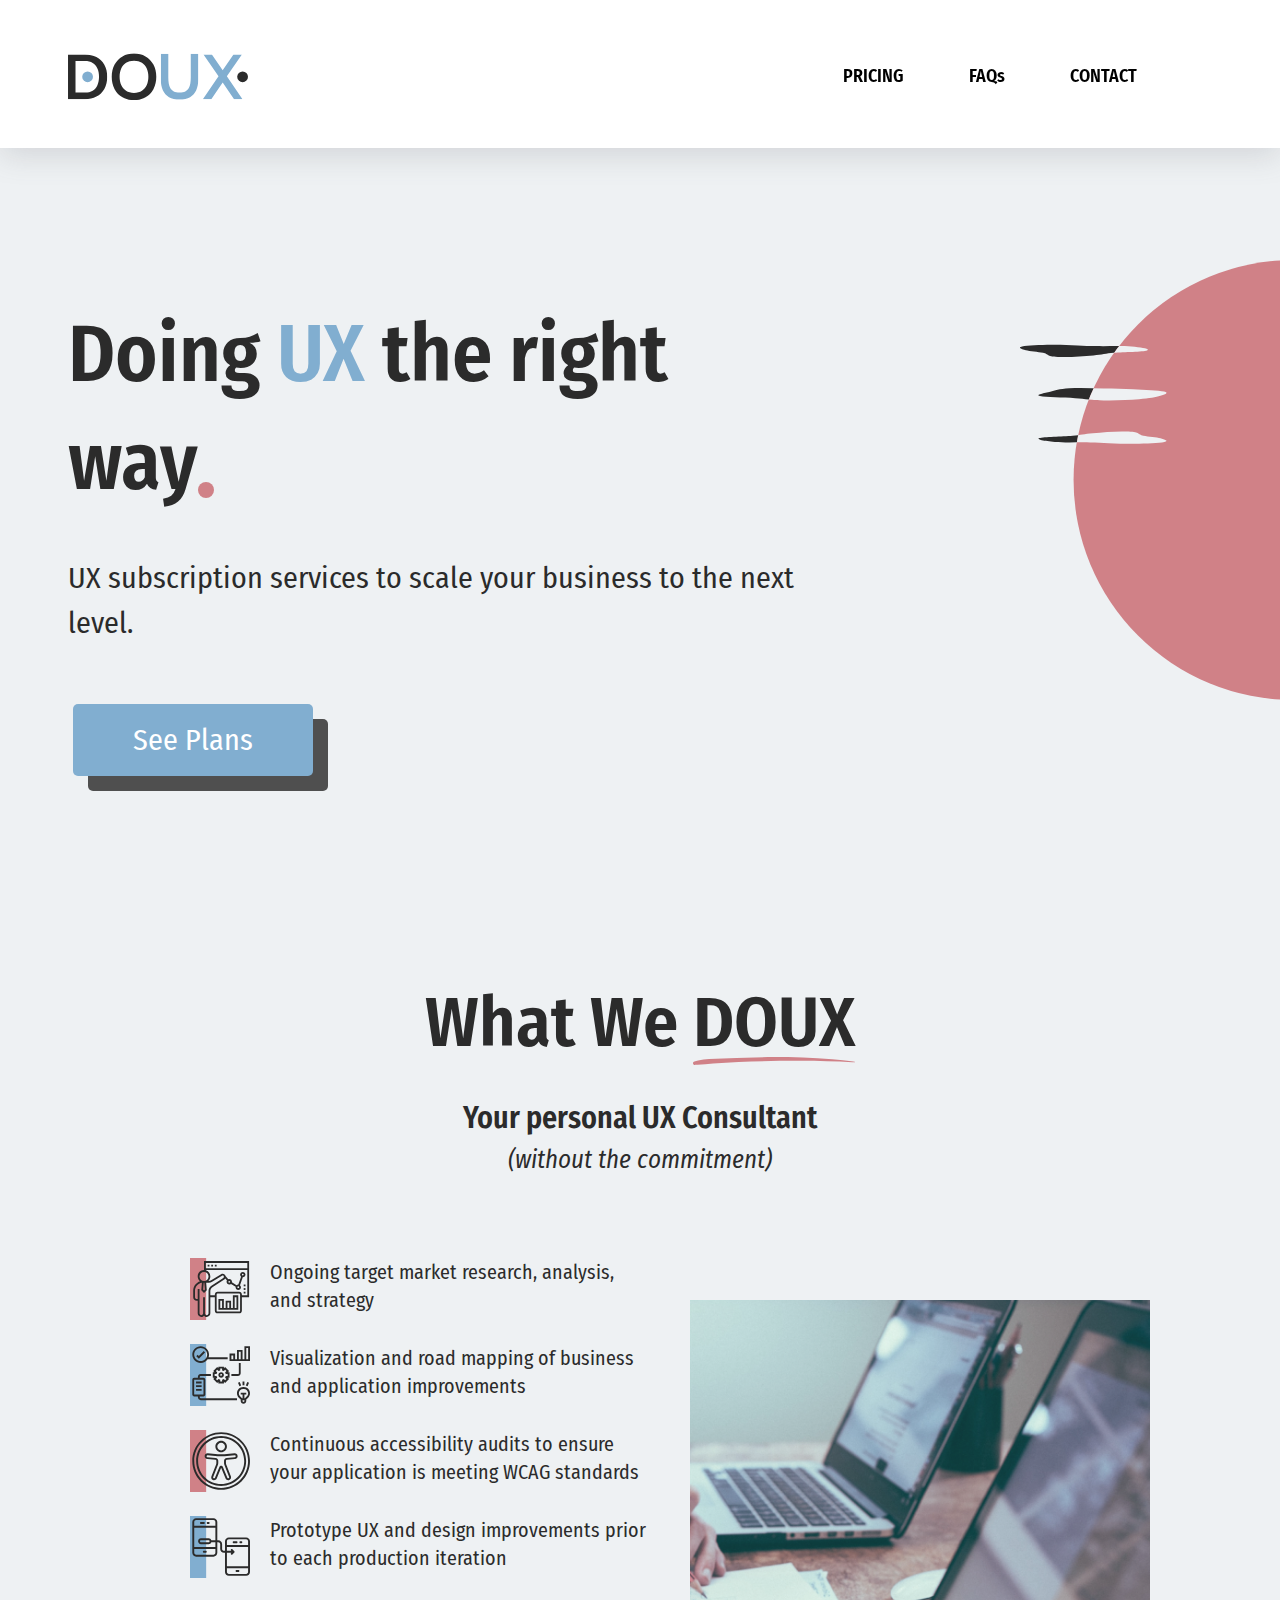
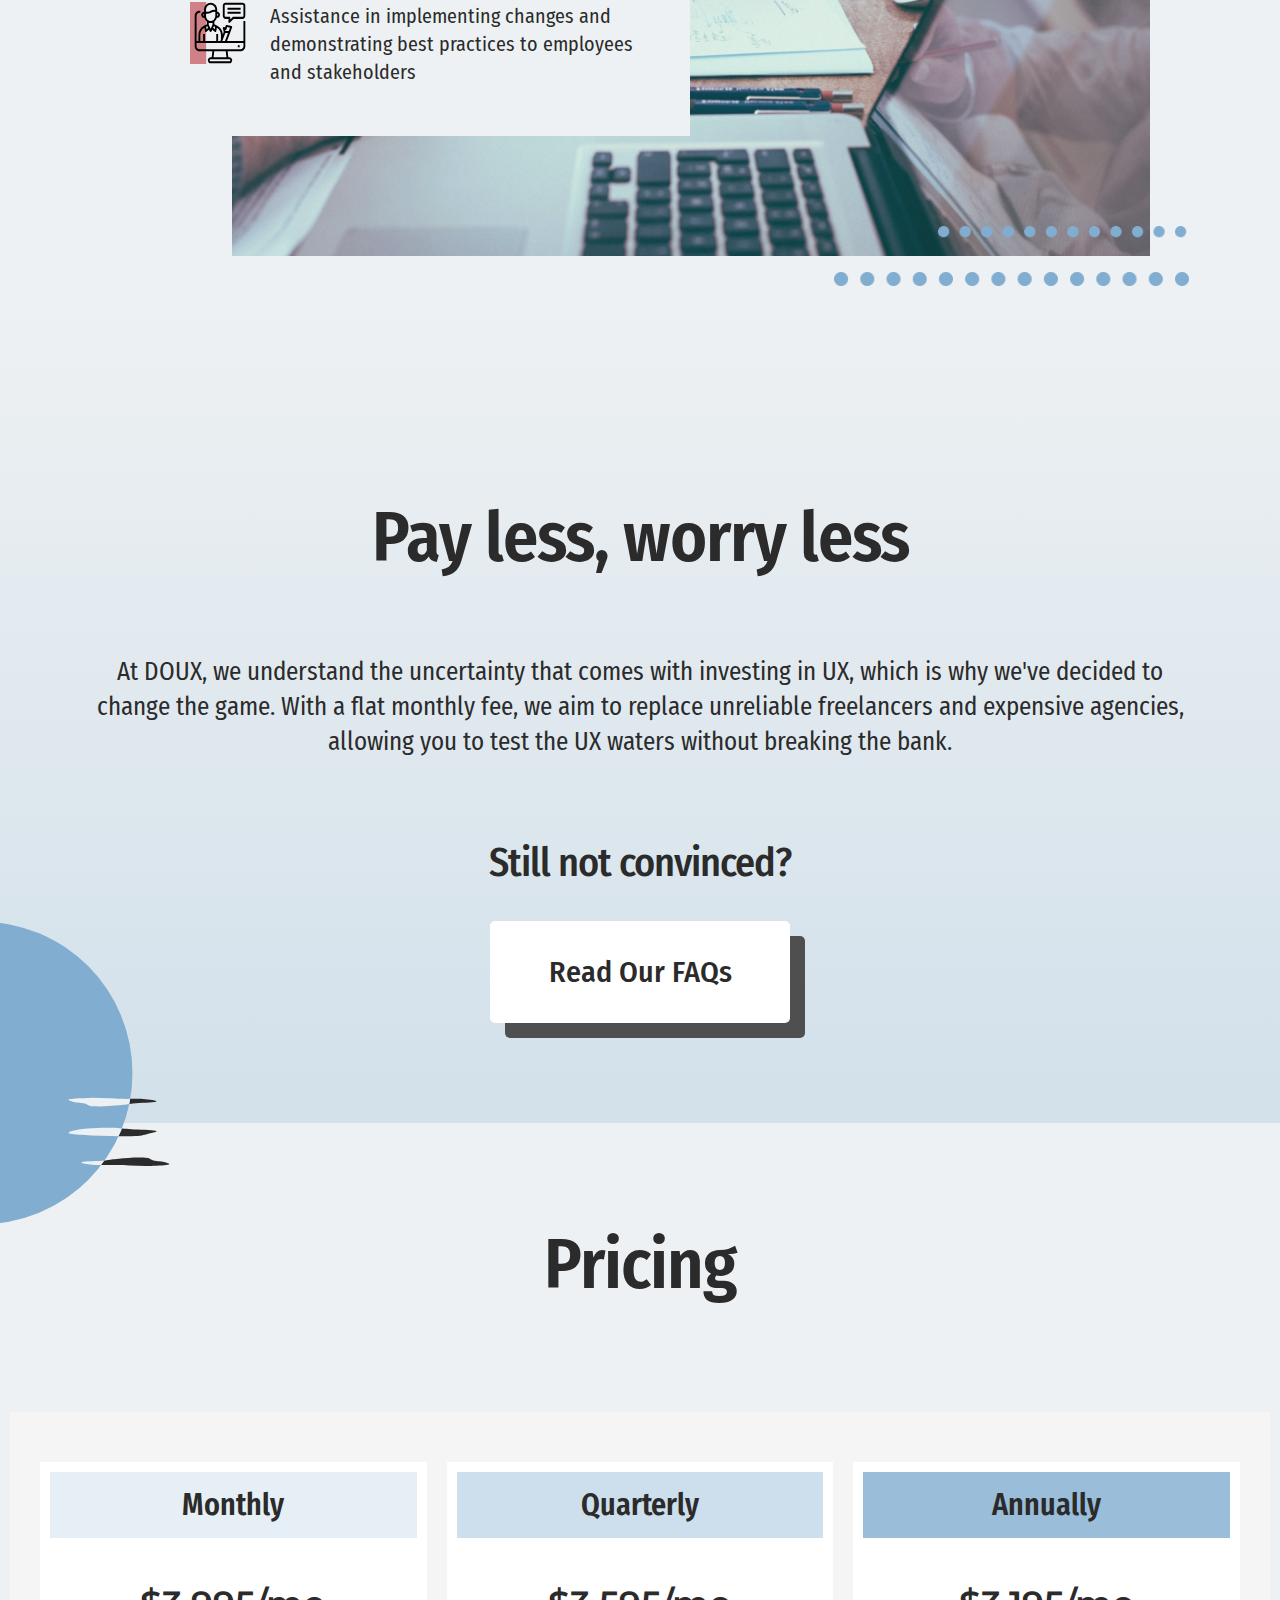
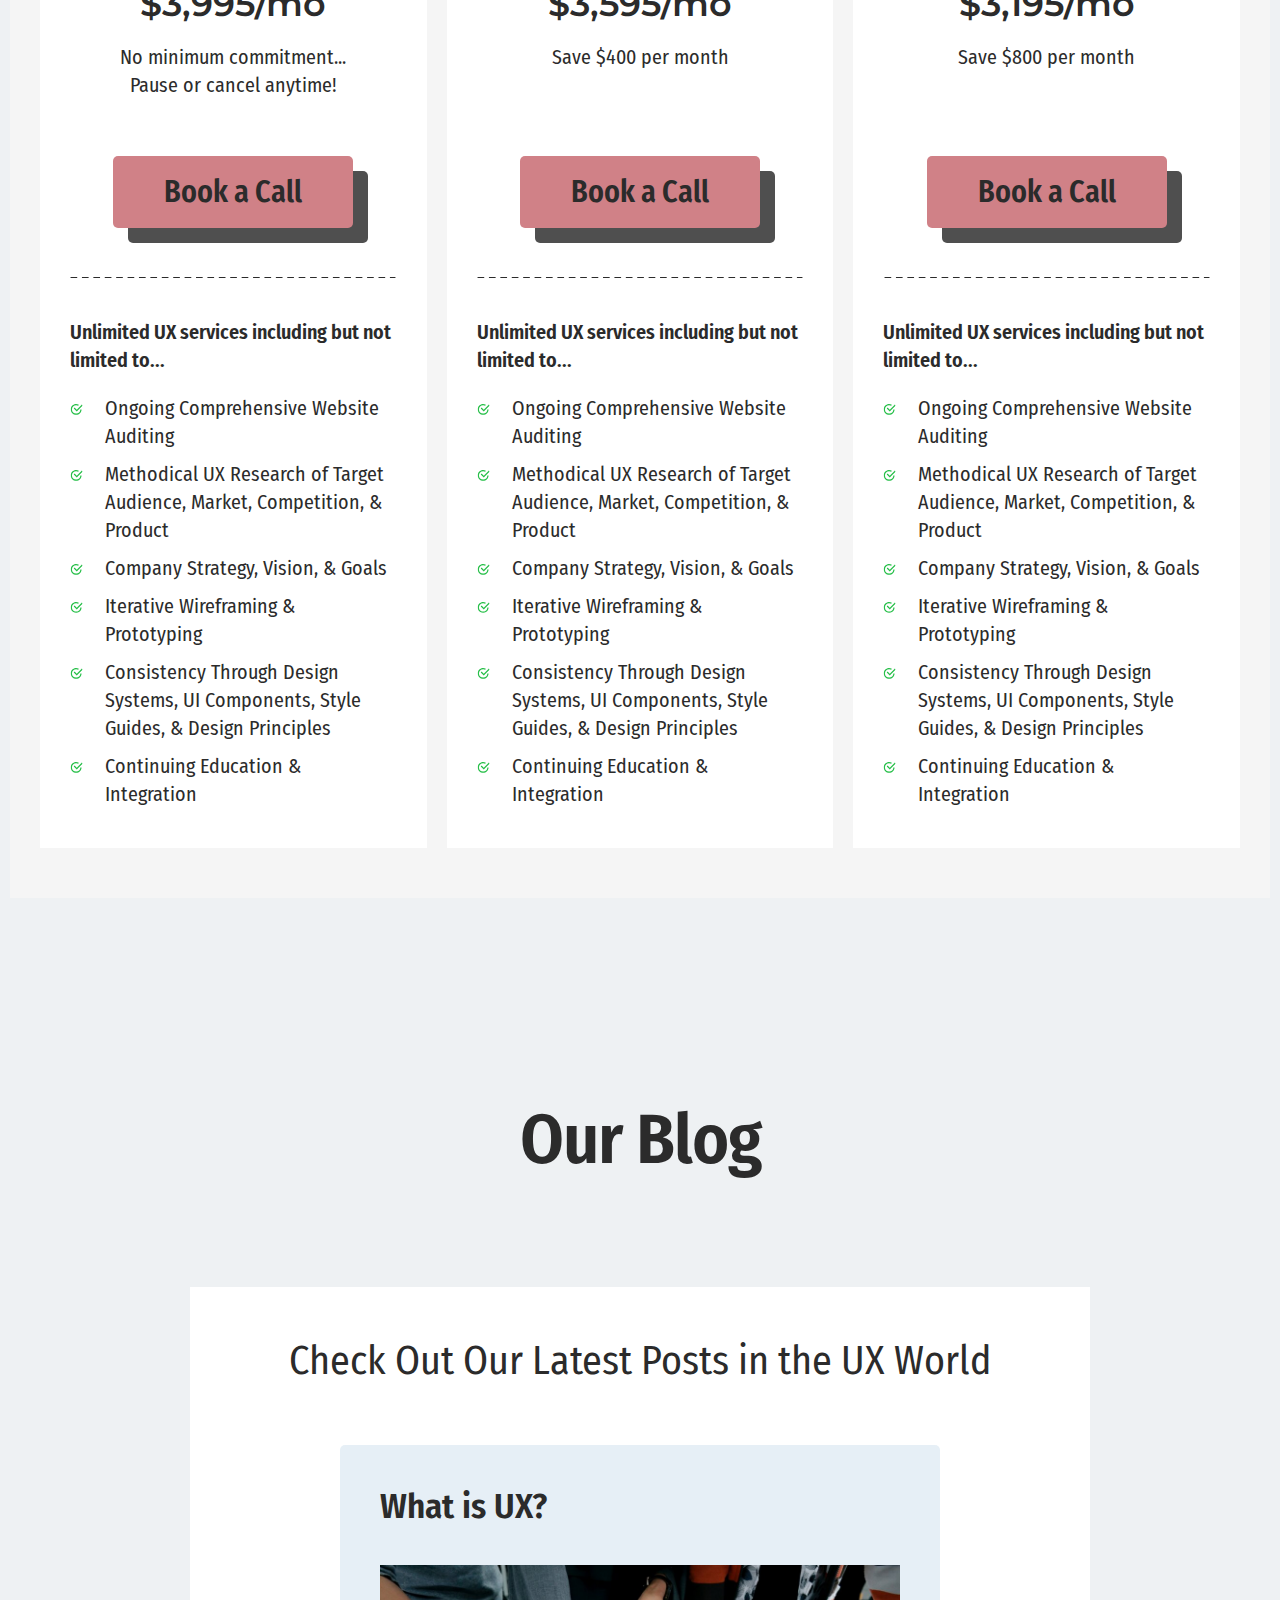
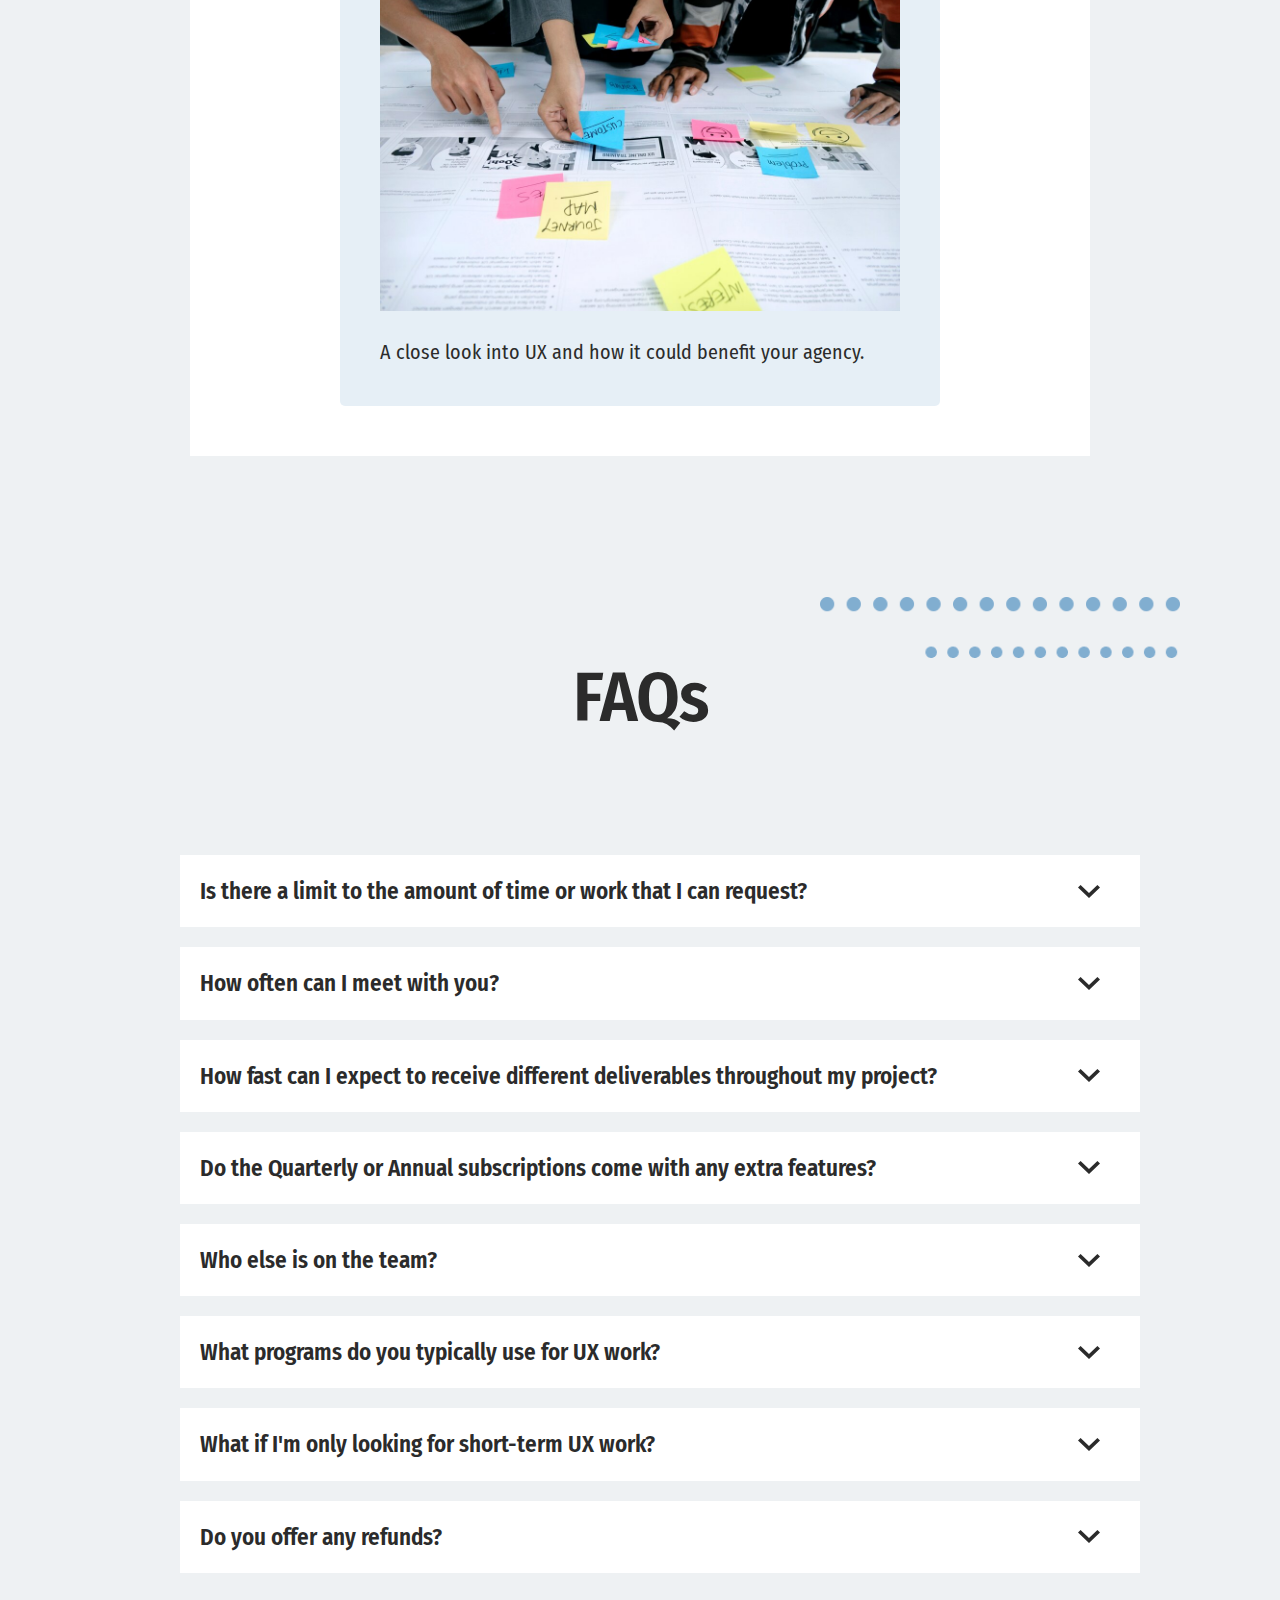
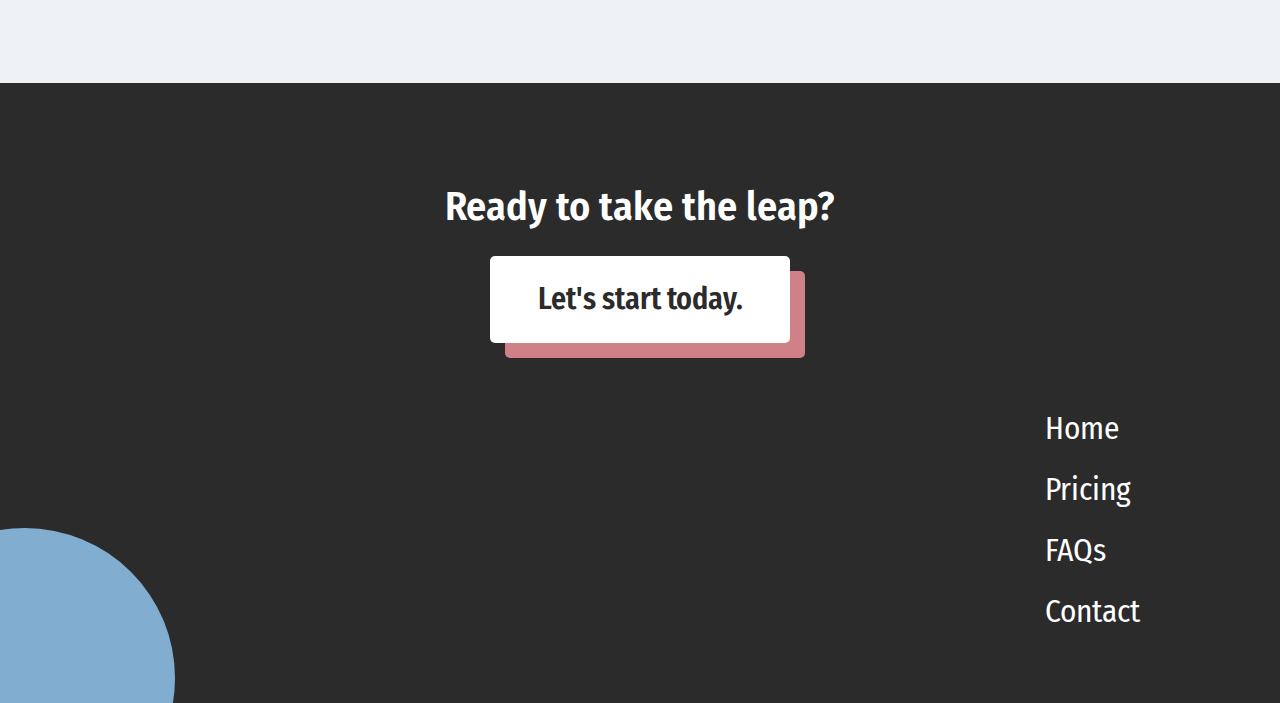
<file: index.html>
<!DOCTYPE html>
<html lang="en">
<head>

    <!-- Google tag (gtag.js) -->
    <script async src="https://www.googletagmanager.com/gtag/js?id=G-2FGFY5JKMJ"></script>
    <script>
        window.dataLayer = window.dataLayer || [];
        function gtag(){dataLayer.push(arguments);}
        gtag('js', new Date());

        gtag('config', 'G-2FGFY5JKMJ');
    </script>

    <meta charset="UTF-8">
    <meta name="viewport" content="width=device-width, initial-scale=1.0">

    <link rel="canonical" href="https://www.doux.agency">

    <meta name="description" content="UX Design Services with an Affordable Twist.">
    <meta name="keywords" content="ux, ux consultancy, ux consultant, ux design, ux designer, affordable ux, affordable ux design, ux agency, subcription ux">

    <!--Social Media Display-->
    <meta property="og:title" content="DOUX | UX Design Services as a Subscription"/>
    <meta property="og:description" content="The best new way to enhance your application's user experience."/>
    <meta property="og:type" content="website" />
    <meta property="og:url" content="https://www.doux.agency"/>
    <meta property="og:image" content="https://www.doux.agency/images/og_image.png"/>
    <meta property="og:image:secure_url" content="https://www.doux.agency/images/og_image.png"/>

    <!--Favicons-->
    <link rel="apple-touch-icon" sizes="180x180" href="/apple-touch-icon.png">
    <link rel="icon" type="image/png" sizes="32x32" href="/favicon-32x32.png?v1">
    <link rel="icon" type="image/png" sizes="16x16" href="/favicon-16x16.png">
    <meta name="msapplication-TileColor" content="#81AED0">
    <meta name="theme-color" content="#ffffff">
    
    <!-- jQuery -->
    <script defer src="https://ajax.googleapis.com/ajax/libs/jquery/3.4.1/jquery.min.js"></script>

    <!-- CSS -->
    <link rel="stylesheet" href="/css/root.css">
    <link rel="stylesheet" href="/css/local.css">

    <title>DOUX | UX Design Services as a Subscription</title>
</head>

<body>

    <a class="skip" aria-label="skip to main content" href="#main">Click To Skip To Main</a>

    <header>

        <!-- Mobile Nav Strip -->
        <div class="mobile-wrapper">
            <div class="mobile-nav container mobile-nav-container">
                <img id="mobile-logo" src="/images/logo.svg" alt="mobile_company_logo" width="110" height="32">
                <!-- Hamburger Menu -->
                <button aria-label="open the menu" id="menu-button" class="hamburger hamburger--spring" onclick="toggleNav()" type="button">
                    <span aria-hidden="true" class="hamburger-box">
                        <span aria-hidden="true" class="hamburger-inner"></span>
                    </span>
                </button>
            </div>
        </div>

        <!-- ============================================ -->
        <!--                   NAVIGATION                 -->
        <!-- ============================================ -->

        <nav>
            <div class="navbar-menu">
                <div id="side-menu" class=" side-nav">
                    <a class="nav-logo" href="#">
                        <img aria-hidden="true" decoding="async" src="images/logo.svg" alt="DOUX logo" height="80">
                    </a>
                    <ul id="on-top" class="navbar-links">
                        <li class="nav-li"><a class="link" href="#pricing">PRICING</a></li>
                        <li class="nav-li"><a class="link" href="#faqs">FAQs</a></li>
                        <li class="nav-li"><a class="link" href="https://calendly.com/doux/introduction" target="_blank">CONTACT</a></li>
                    </ul>
                </div>
            </div>
        </nav>
    </header>
        
    <main id="main">
    
        <!-- ============================================ -->
        <!--                    LANDING                   -->
        <!-- ============================================ -->
    
        <section id="hero">
            <div class="hero-content">
                <div class="heroText">
                    <h1 id="home-h">Doing <span>UX</span> the right <span>way</span></h2>
                    <p>
                        UX subscription services to scale your business to the next level.
                    </p>
                    <a class="button-primary" href="#pricing" >
                        See Plans
                    </a>
                </div>
            </div>
        </section>

        <!-- ============================================ -->
        <!--                What We DOUX                  -->
        <!-- ============================================ -->

        <section id="what-we-doux" class="section">
            <div class="doux-header">
                <h2>What We <span>DOUX</span></h2>
                <h3>Your personal UX Consultant</h3>
                <p>(without the commitment)</p>
            </div>
            <div class="doux-list">
                <ul>
                    <li>
                        Ongoing target market research, analysis, and strategy
                    </li>
                    <li>
                        Visualization and road mapping of business and application improvements
                    </li>
                    <li>
                        Continuous accessibility audits to ensure your application is meeting WCAG standards
                    </li>
                    <li>
                        Prototype UX and design improvements prior to each production iteration
                    </li>
                    <li>
                        Assistance in implementing changes and demonstrating best practices to employees and stakeholders
                    </li>
                </ul>
            </div>
        </section>

        <!-- ============================================ -->
        <!--              Pay less, worry less            -->
        <!-- ============================================ -->

        <section id="pay-less" class="section">
            <h2>Pay less, worry less</h2>
            <p>At DOUX, we understand the uncertainty that comes with investing in UX, which is why we've decided to change the game. With a flat monthly fee, we aim to replace unreliable freelancers and expensive agencies, allowing you to test the UX waters without breaking the bank.</p>
            <p class="not-convinced">Still not convinced?</p>
            <a class="button-primary button-white" href="#faqs" >
                Read Our FAQs
            </a>
        </section>
        

        <!-- ============================================ -->
        <!--                    Pricing                   -->
        <!-- ============================================ -->

        <section id="pricing" class="section">
            <h2>Pricing</h2>
            <div class="card-group">
                <div class="card">
                    <h3>Monthly</h3>
                    <div>
                        <div>
                            <h4>$3,995/mo</h4>
                            <p>No minimum commitment...<br>Pause or cancel anytime!</p>
                        </div>
                        <a class="button-primary button-red" href="https://calendly.com/doux/introduction" target="_blank">
                            Book a Call
                        </a>
                    </div>
                    <div aria-hidden="true" class="card-border"></div>
                    <div>
                        <p>Unlimited UX services including but not limited to...</p>
                        <ul>
                            <li>Ongoing Comprehensive Website Auditing</li>
                            <li>Methodical UX Research of Target Audience, Market, Competition, & Product</li>
                            <li>Company Strategy, Vision, & Goals</li>
                            <li>Iterative Wireframing & Prototyping</li>
                            <li>Consistency Through Design Systems, UI Components, Style Guides, & Design Principles</li>
                            <li>Continuing Education & Integration</li>
                        </ul>
                    </div>
                </div>
                <div class="card">
                    <h3>Quarterly</h3>
                    <div>
                        <div>
                            <h4>$3,595/mo</h4>
                            <p>Save $400 per month</p>
                        </div>
                        <a class="button-primary button-red" href="https://calendly.com/doux/introduction" target="_blank">
                            Book a Call
                        </a>                    
                    </div>
                    <div aria-hidden="true" class="card-border"></div>
                    <div>
                        <p>Unlimited UX services including but not limited to...</p>
                        <ul>
                            <li>Ongoing Comprehensive Website Auditing</li>
                            <li>Methodical UX Research of Target Audience, Market, Competition, & Product</li>
                            <li>Company Strategy, Vision, & Goals</li>
                            <li>Iterative Wireframing & Prototyping</li>
                            <li>Consistency Through Design Systems, UI Components, Style Guides, & Design Principles</li>
                            <li>Continuing Education & Integration</li>
                        </ul>
                    </div>
                </div>
                <div class="card">
                    <h3>Annually</h3>
                    <div>
                        <div>
                            <h4>$3,195/mo</h4>
                            <p>Save $800 per month</p>
                        </div>
                        <a class="button-primary button-red" href="https://calendly.com/doux/introduction" target="_blank">
                            Book a Call
                        </a>                    
                    </div>
                    <div aria-hidden="true" class="card-border"></div>
                    <div>
                        <p>Unlimited UX services including but not limited to...</p>
                        <ul>
                            <li>Ongoing Comprehensive Website Auditing</li>
                            <li>Methodical UX Research of Target Audience, Market, Competition, & Product</li>
                            <li>Company Strategy, Vision, & Goals</li>
                            <li>Iterative Wireframing & Prototyping</li>
                            <li>Consistency Through Design Systems, UI Components, Style Guides, & Design Principles</li>
                            <li>Continuing Education & Integration</li>
                        </ul>
                    </div>
                </div>
            </div>
        </section>

        <!-- ============================================ -->
        <!--                      Blog                    -->
        <!-- ============================================ -->

        <section id="blog" class="section">
            <h2>Our Blog</h2>
            <div>
                <h3>Check Out Our Latest Posts in the UX World</h3>
                <a href="/articles/what-is-ux.html">
                    <div class="blog-post">
                        <h4>What is UX?</h4>
                        <img src="images/ux-hero-1080.jpg" alt="" aria-hidden="true">
                        <p>A close look into UX and how it could benefit your agency.</p>
                    </div>    
                </a>
            </div>
        </section>


        <!-- ============================================ -->
        <!--                     FAQs                     -->
        <!-- ============================================ -->

        <section id="faqs" class="section">
            <h2>FAQs</h2>
            <div class="faq-list">
                <div>
                    <details>
                        <summary title="Is there a limit to the amount of time or work that I can request?">
                            <p>Is there a limit to the amount of time or work that I can request?</p>
                            <img aria-hidden="true" src="/images/angle.svg" alt="">
                        </summary>
                        <p>
                            Nope! When it comes to UX work, one of the biggest concerns we've noticed from clients is that they are often not sure what to expect, which may lead them to never get started in the first place. DOUX eliminates that uncertainty by charging one upfront fee and letting you, the client, decide your money's worth.
                        </p>
                    </details>
                </div>
                <div>
                    <details>
                        <summary title="How often can I meet with you?">
                            <p>How often can I meet with you?</p>
                            <img aria-hidden="true" src="/images/angle.svg" alt="">
                        </summary>
                        <p>
                            All meetings can be scheduled through our Calendly link, which ensures clear communication and devotion
                            to your project each time we meet. There is no limit to how many meetings you can set up. For quick or general questions, we are also available via email.
                        </p>
                    </details>
                </div>
                <div>
                    <details>
                        <summary title="How fast can I expect different deliverables throughout my project?">
                            <p>How fast can I expect to receive different deliverables throughout my project?</p>
                            <img aria-hidden="true" src="/images/angle.svg" alt="">
                        </summary>
                        <p>
                            Given the nature of the work, all deliverable timeframes will be determined while working together.
                            Typically, you can expect weekly turnaround times, give or take depending on the established deliverables.
                        </p>
                    </details>
                </div>
                <div>
                    <details>
                        <summary title="Do the Quarterly or Annual subscriptions come with any extra features?">
                            <p>Do the Quarterly or Annual subscriptions come with any extra features?</p>
                            <img aria-hidden="true" src="/images/angle.svg" alt="">
                        </summary>
                        <p>
                            Not at the moment. Currently, the Quarterly and Annual offerings are available for those who are
                            certain that they will require long-term UX services and would like to save money in the long-run.
                        </p>
                    </details>
                </div>
                <div>
                    <details>
                        <summary title="Who else is on the team?">
                            <p>Who else is on the team?</p>
                            <img aria-hidden="true" src="/images/angle.svg" alt="">
                        </summary>
                        <p>
                            Right now... just me! Just like any type of consultancy, UX is a delicate profession and requires 
                            absolute consistency. However, as DOUX scales, the right partnerships will come into place.
                        </p>
                    </details>
                </div>
                <div>
                    <details>
                        <summary title="What programs do you typically use for UX work?">
                            <p>What programs do you typically use for UX work?</p>
                            <img aria-hidden="true" src="/images/angle.svg" alt="">
                        </summary>
                        <p>
                            One of the great things about UX is that it's a broad industry that offers tons of tools to choose from.
                            Personally, I prefer programs such as Figma for design and prototyping, Deque's Axe Dev Tools for
                            accessibility audits and reports, Google Lighthouse for website performance and SEO scores, and
                            Calendly for scheduling, among many others.
                        </p>
                    </details>
                </div>
                <div>
                    <details>
                        <summary title="What if I'm only looking for short-term UX work?">
                            <p>What if I'm only looking for short-term UX work?</p>
                            <img aria-hidden="true" src="/images/angle.svg" alt="">
                        </summary>
                        <p>
                            That's what's so great about our pricing model! If you're only looking for quick audits for
                            your website or application or you're unsure about your UX needs, there is no commitment required.
                            You're welcome to pause or discontinue your service and pick right back up where you left down the road
                            if needed.
                        </p>
                    </details>
                </div>
                <div>
                    <details>
                        <summary title="Do you offer any refunds?">
                            <p>Do you offer any refunds?</p>
                            <img aria-hidden="true" src="/images/angle.svg" alt="">
                        </summary>
                        <p>
                            Due to the nature of our effective pricing model, we do not offer refunds upon request for any of our subscription offerings. However, there is no charge for initial meetings where we discuss the scope of your needs.<br>
                            <a href="https://calendly.com/doux/introduction" target="_blank">Come schedule your first meeting with us today!</a>
                        </p>
                    </details>
                </div>
            </div>
        </section>

    </main>

    <!-- ============================================ -->
    <!--                     FOOTER                   -->
    <!-- ============================================ -->

    <footer id="footer">
        <div class="container">
            <div class="footer-top">
                <h3>Ready to take the leap?</h3>
                <a class="button-primary button-footer" href="https://calendly.com/doux/introduction" target="_blank">
                    Let's start today.
                </a>
            </div>
            <div class="footer-bottom">
                <a class="logo" href="/"><img loading="lazy" decoding="async" src="/images/logo-white.svg" alt="logo" width="272" height="71"></a>
                <ul>
                    <li><a href="/">Home</a></li>
                    <li><a href="/#pricing">Pricing</a></li>
                    <li><a href="/#faqs">FAQs</a></li>
                    <li><a href="https://calendly.com/doux/introduction" target="_blank">Contact</a></li>
                </ul>
            </div>
        </div>
    </footer>

    <script>
        var ba = ["MSIE","Trident","Edge"];
        var b, ua = navigator.userAgent;
        for(var i=0; i < ba.length; i++){
            if( ua.indexOf(ba[i]) > -1 ){
                b = ba[i];
                break;
            }
        }
        if(b == "MSIE" || b == "Trident" || b == "Edge"){
            b = "Internet Explorer";
            alert("You are using the " + b + " browser and this browser is incompatible with this website and many others.  Please open this page in a different browser, either Chrome or Firefox.  Thank you!");
        }
    </script>

    <script defer src="/app.js"></script>
</body>
</html>
</file>
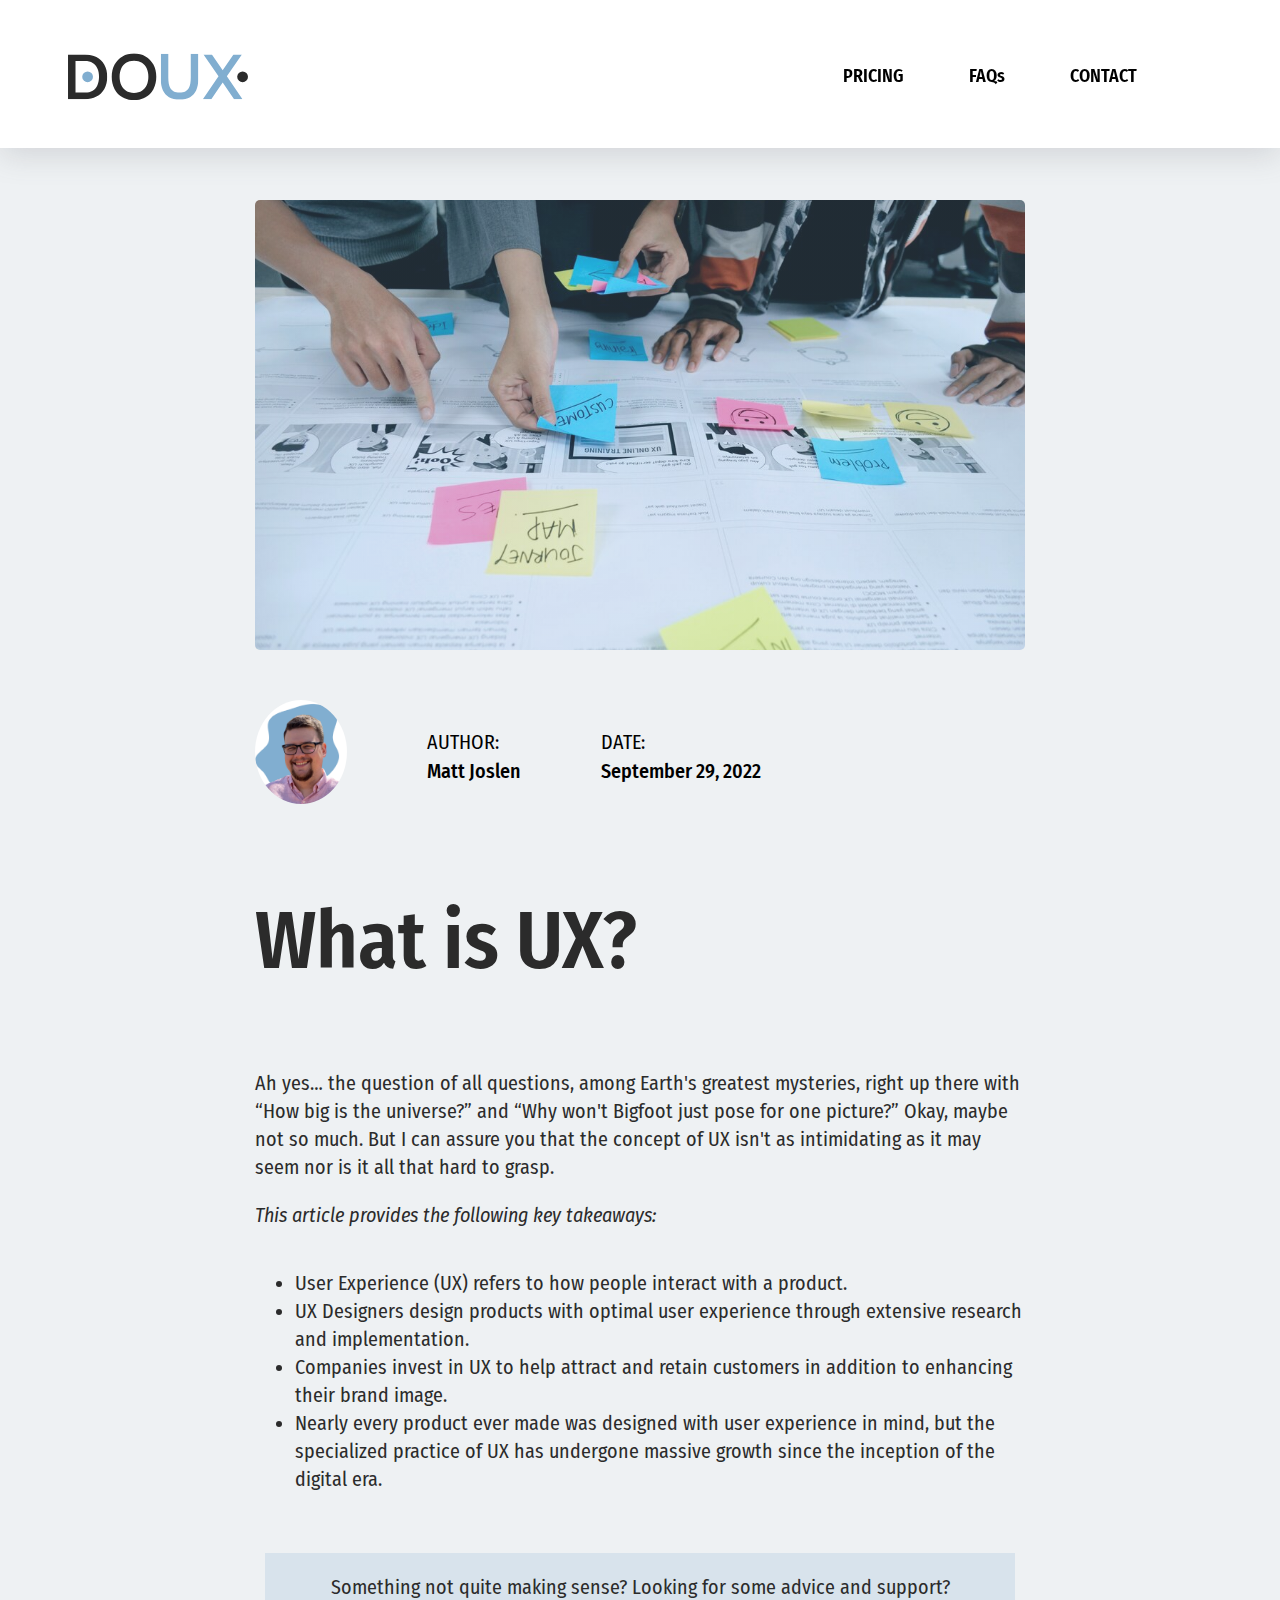
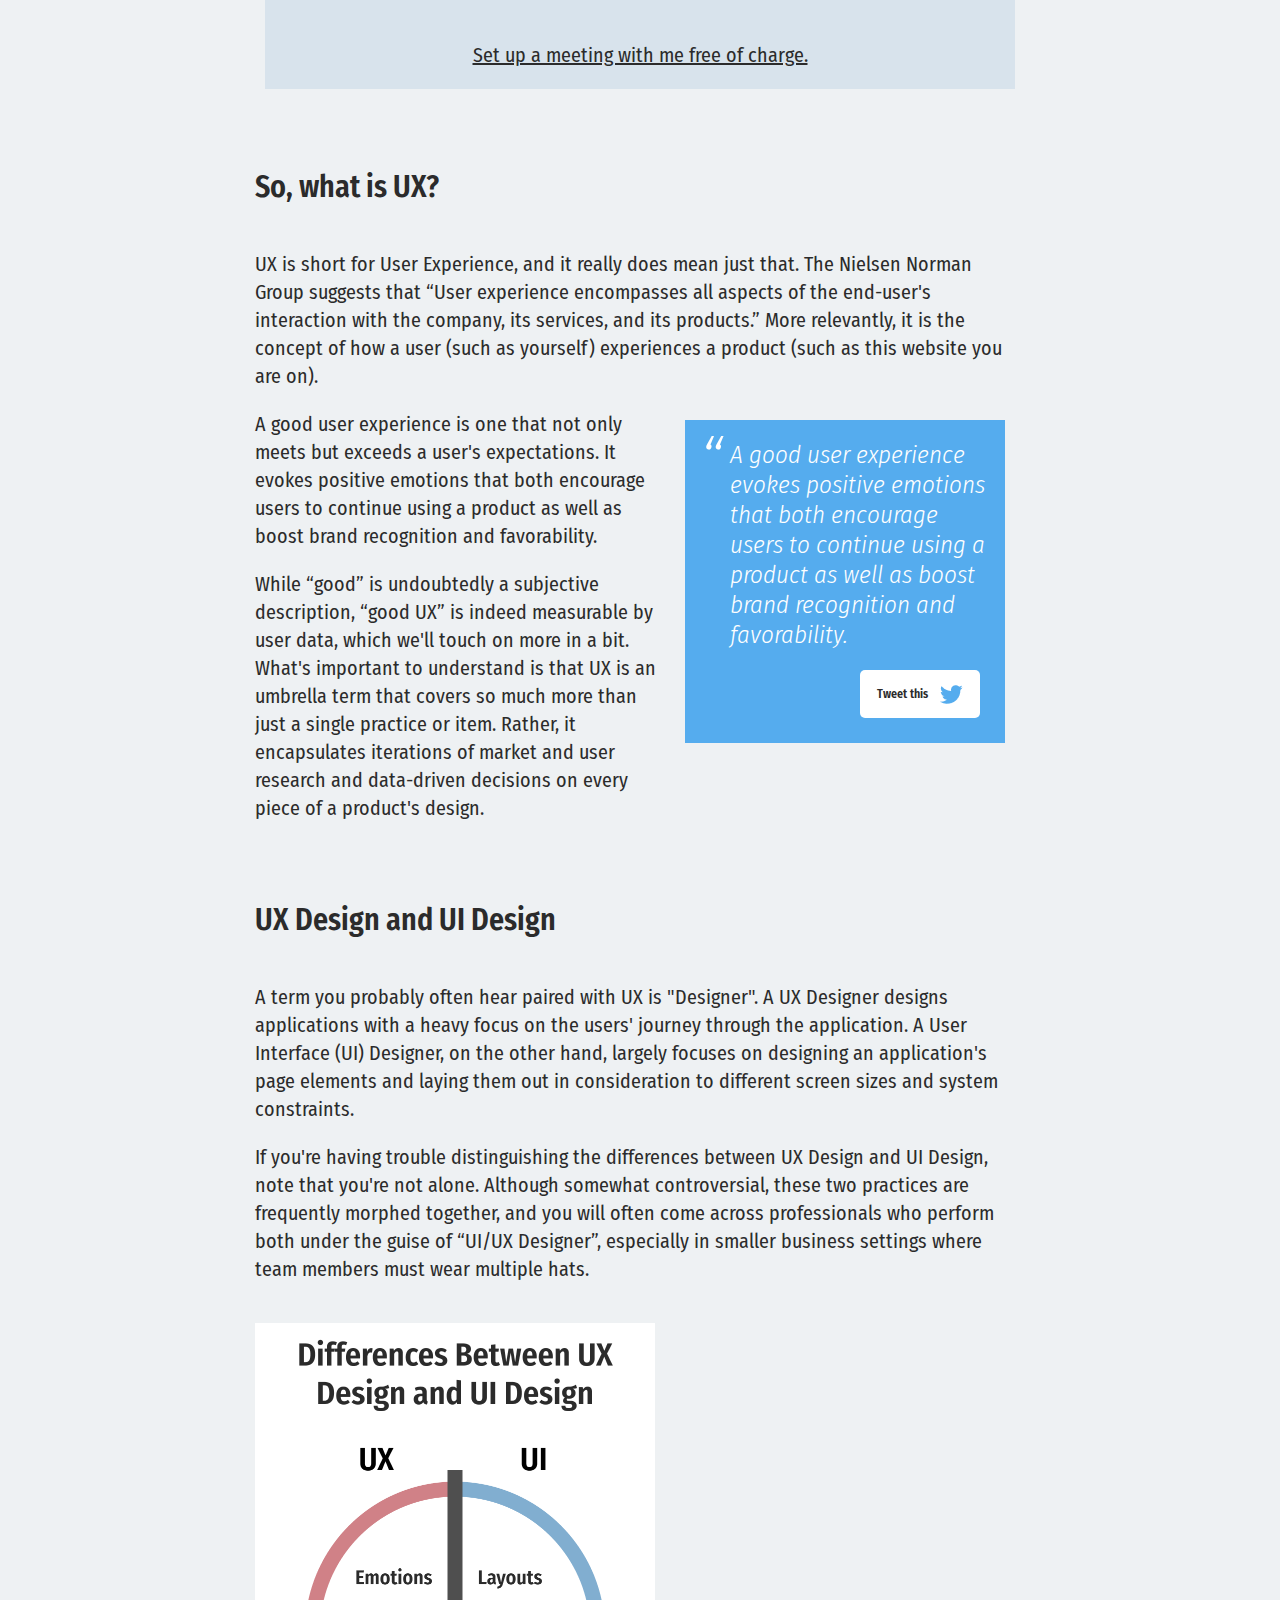
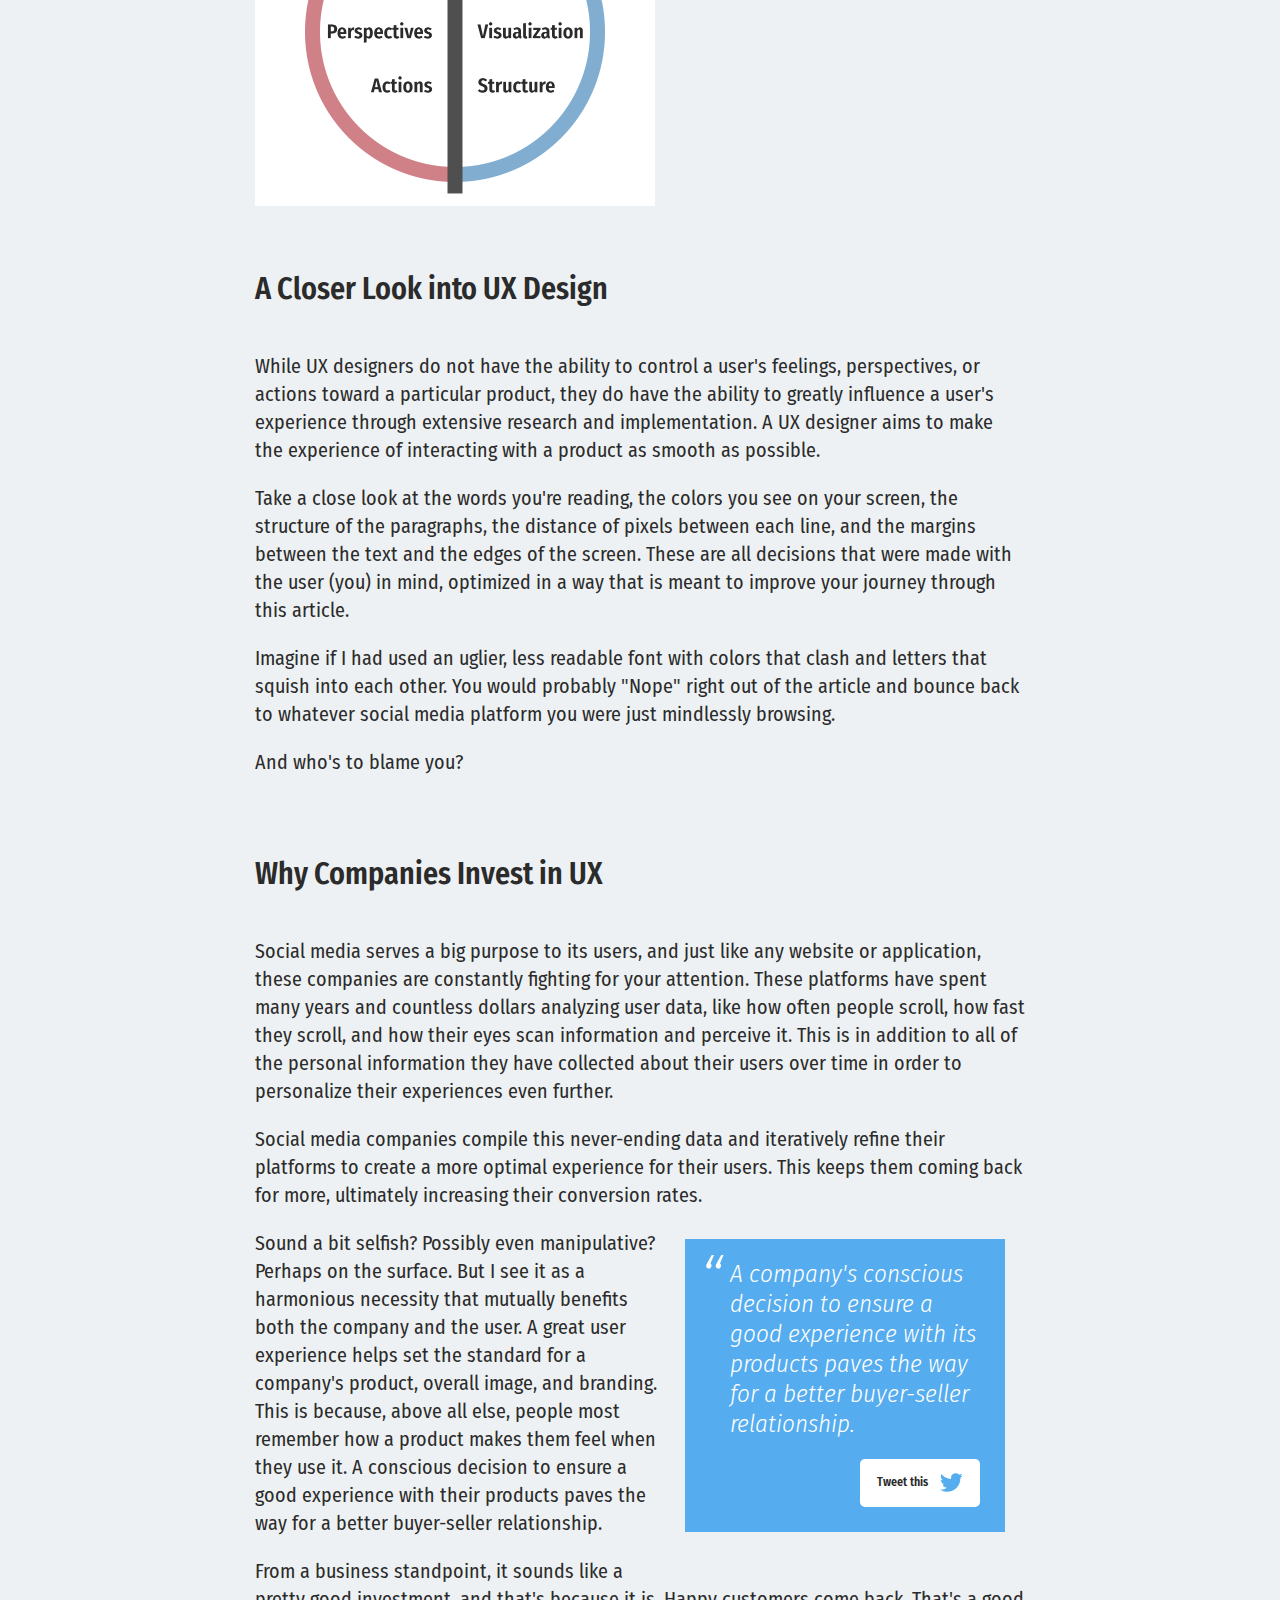
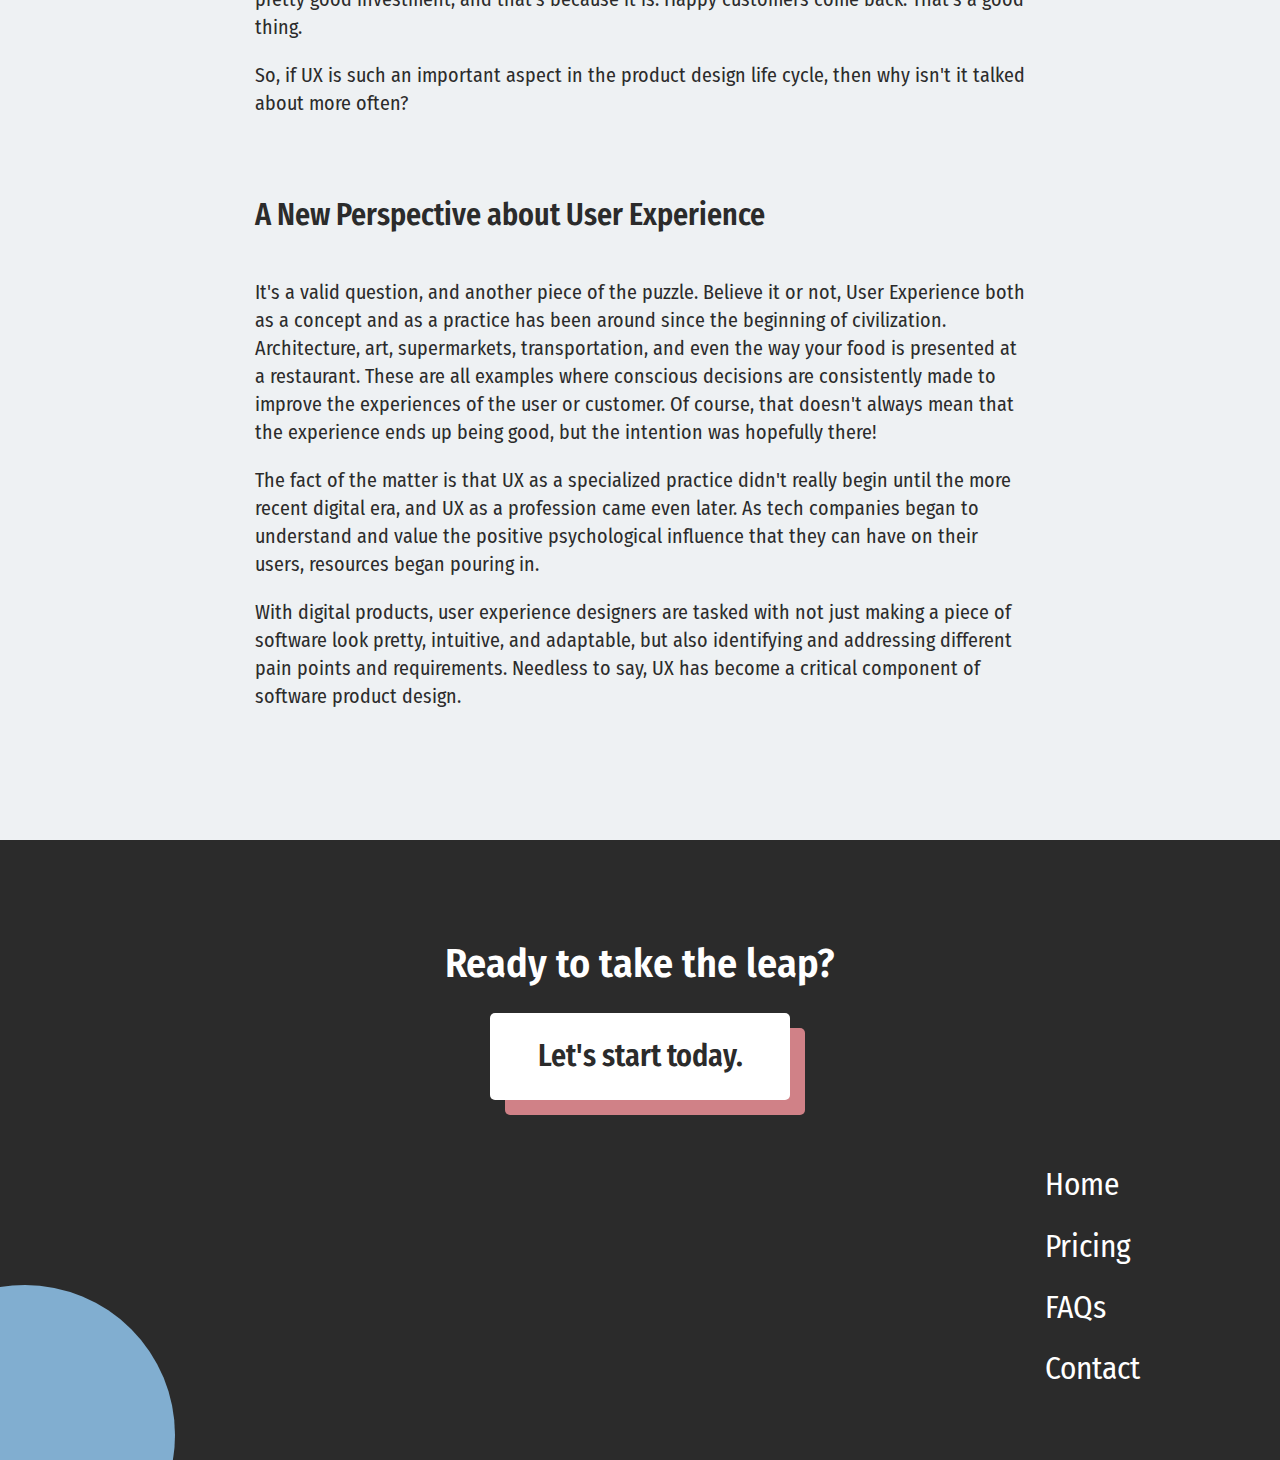
<file: articles/what-is-ux.html>
<!DOCTYPE html>
<html lang="en">
  <head>
    <!-- Google tag (gtag.js) -->
    <script
      async
      src="https://www.googletagmanager.com/gtag/js?id=G-2FGFY5JKMJ"
    ></script>
    <script>
      window.dataLayer = window.dataLayer || [];
      function gtag() {
        dataLayer.push(arguments);
      }
      gtag("js", new Date());

      gtag("config", "G-2FGFY5JKMJ");
    </script>

    <meta charset="UTF-8" />
    <meta name="viewport" content="width=device-width, initial-scale=1.0" />

    <link
      rel="canonical"
      href="https://www.doux.agency/articles/what-is-ux.html"
    />

    <meta name="description" content="What is UX? | DOUX" />
    <meta
      name="keywords"
      content="what is ux, what is ux design, difference between ux design and ui design, why companies invest in ux"
    />

    <!--Social Media Display-->
    <meta property="og:title" content="What is UX? | DOUX" />
    <meta
      property="og:description"
      content="A close look into UX and how it can help your agency grow."
    />
    <meta property="og:type" content="website" />
    <meta
      property="og:url"
      content="https://www.doux.agency/articles/what-is-ux.html"
    />
    <meta
      property="og:image"
      content="https://www.doux.agency/images/og-image-what-is-ux.png"
    />
    <meta
      property="og:image:secure_url"
      content="https://www.doux.agency/images/og-image-what-is-ux.png"
    />

    <!--Favicons-->
    <link rel="apple-touch-icon" sizes="180x180" href="/apple-touch-icon.png" />
    <link
      rel="icon"
      type="image/png"
      sizes="32x32"
      href="/favicon-32x32.png?v1"
    />
    <link rel="icon" type="image/png" sizes="16x16" href="/favicon-16x16.png" />
    <meta name="msapplication-TileColor" content="#81AED0" />
    <meta name="theme-color" content="#ffffff" />

    <!-- CSS -->
    <link rel="stylesheet" href="/css/root.css" />
    <link rel="stylesheet" href="/css/article.css" />

    <title>What is UX? | DOUX</title>
  </head>
  <body>
    <a class="skip" aria-label="skip to main content" href="#main"
      >Click To Skip To Main</a
    >

    <header>
      <!-- Mobile Nav Strip -->
      <div class="mobile-wrapper">
        <div class="mobile-nav container mobile-nav-container">
          <img
            id="mobile-logo"
            src="/images/logo.svg"
            alt="mobile_company_logo"
            width="110"
            height="32"
          />
          <!-- Hamburger Menu -->
          <button
            aria-label="open the menu"
            id="menu-button"
            class="hamburger hamburger--spring"
            onclick="toggleNav()"
            type="button"
          >
            <span aria-hidden="true" class="hamburger-box">
              <span aria-hidden="true" class="hamburger-inner"></span>
            </span>
          </button>
        </div>
      </div>

      <!-- ============================================ -->
      <!--                   NAVIGATION                 -->
      <!-- ============================================ -->

      <nav>
        <div class="navbar-menu">
          <div id="side-menu" class="side-nav">
            <a class="nav-logo" href="/#">
              <img
                aria-hidden="true"
                decoding="async"
                src="/images/logo.svg"
                alt="DOUX logo"
                height="80"
              />
            </a>
            <ul id="on-top" class="navbar-links">
              <li class="nav-li">
                <a class="link" onclick="toggleNav()" href="/#pricing"
                  >PRICING</a
                >
              </li>
              <li class="nav-li">
                <a class="link" onclick="toggleNav()" href="/#faqs">FAQs</a>
              </li>
              <li class="nav-li">
                <a
                  class="link"
                  onclick="toggleNav()"
                  href="https://calendly.com/doux/introduction"
                  target="_blank"
                  >CONTACT</a
                >
              </li>
            </ul>
          </div>
        </div>
      </nav>
    </header>

    <main id="main">
      <div class="blog">
        <article>
          <div class="header-img" aria-hidden="true"></div>

          <div class="blog-info">
            <img
              src="/images/headshot.png"
              alt="Headshot of author"
              width="92"
              height="104"
            />
            <dl>
              <div>
                <dt>Author:</dt>
                <dd>Matt Joslen</dd>
              </div>
              <div>
                <dt>Date:</dt>
                <dd>September 29, 2022</dd>
              </div>
            </dl>
          </div>

          <h1>What is UX?</h1>

          <div class="blog-section">
            <p>
              Ah yes… the question of all questions, among Earth's greatest
              mysteries, right up there with “How big is the universe?” and “Why
              won't Bigfoot just pose for one picture?” Okay, maybe not so much.
              But I can assure you that the concept of UX isn't as intimidating
              as it may seem nor is it all that hard to grasp.
            </p>
            <p><em>This article provides the following key takeaways:</em></p>
            <ul>
              <li>
                User Experience (UX) refers to how people interact with a
                product.
              </li>
              <li>
                UX Designers design products with optimal user experience
                through extensive research and implementation.
              </li>
              <li>
                Companies invest in UX to help attract and retain customers in
                addition to enhancing their brand image.
              </li>
              <li>
                Nearly every product ever made was designed with user experience
                in mind, but the specialized practice of UX has undergone
                massive growth since the inception of the digital era.
              </li>
            </ul>
          </div>

          <div class="blog-cta">
            <p>
              Something not quite making sense? Looking for some advice and
              support?
            </p>
            <p>
              <a href="https://calendly.com/doux/introduction"
                >Set up a meeting with me free of charge.</a
              >
            </p>
          </div>
          <div class="blog-section">
            <h2>So, what is UX?</h2>
            <p>
              UX is short for User Experience, and it really does mean just
              that. The Nielsen Norman Group suggests that “User experience
              encompasses all aspects of the end-user's interaction with the
              company, its services, and its products.” More relevantly, it is
              the concept of how a user (such as yourself) experiences a product
              (such as this website you are on).
            </p>
            <aside>
              <blockquote>
                A good user experience evokes positive emotions that both
                encourage users to continue using a product as well as boost
                brand recognition and favorability.
              </blockquote>
              <a
                href="https://twitter.com/intent/tweet?source=webclient&text=A+good+user+experience+evokes+positive+emotions+that+both+encourage+users+to+continue+using+a+product+as+well+as+boost+brand+recognition+and+favorability.+https://www.doux.agency/articles/what-is-ux.html"
                class="share-tweet"
                target="_blank"
              >
                <p>Tweet this</p>
                <img src="/images/twitter-icon.png" alt="" aria-hidden="true" />
              </a>
            </aside>
            <p>
              A good user experience is one that not only meets but exceeds a
              user's expectations. It evokes positive emotions that both
              encourage users to continue using a product as well as boost brand
              recognition and favorability.
            </p>
            <p>
              While “good” is undoubtedly a subjective description, “good UX” is
              indeed measurable by user data, which we'll touch on more in a
              bit. What's important to understand is that UX is an umbrella term
              that covers so much more than just a single practice or item.
              Rather, it encapsulates iterations of market and user research and
              data-driven decisions on every piece of a product's design.
            </p>
          </div>
          <div class="blog-section">
            <h2>UX Design and UI Design</h2>
            <p>
              A term you probably often hear paired with UX is "Designer". A UX
              Designer designs applications with a heavy focus on the users'
              journey through the application. A User Interface (UI) Designer,
              on the other hand, largely focuses on designing an application's
              page elements and laying them out in consideration to different
              screen sizes and system constraints.
            </p>
            <p>
              If you're having trouble distinguishing the differences between UX
              Design and UI Design, note that you're not alone. Although
              somewhat controversial, these two practices are frequently morphed
              together, and you will often come across professionals who perform
              both under the guise of “UI/UX Designer”, especially in smaller
              business settings where team members must wear multiple hats.
            </p>
            <img
              src="/images/uxui-differences.png"
              alt="Differences Between UX Design and UI Design"
            />
          </div>
          <div class="blog-section">
            <h2>A Closer Look into UX Design</h2>
            <p>
              While UX designers do not have the ability to control a user's
              feelings, perspectives, or actions toward a particular product,
              they do have the ability to greatly influence a user's experience
              through extensive research and implementation. A UX designer aims
              to make the experience of interacting with a product as smooth as
              possible.
            </p>
            <p>
              Take a close look at the words you're reading, the colors you see
              on your screen, the structure of the paragraphs, the distance of
              pixels between each line, and the margins between the text and the
              edges of the screen. These are all decisions that were made with
              the user (you) in mind, optimized in a way that is meant to
              improve your journey through this article.
            </p>
            <p>
              Imagine if I had used an uglier, less readable font with colors
              that clash and letters that squish into each other. You would
              probably "Nope" right out of the article and bounce back to
              whatever social media platform you were just mindlessly browsing.
            </p>
            <p>And who's to blame you?</p>
          </div>
          <div class="blog-section">
            <h2>Why Companies Invest in UX</h2>
            <p>
              Social media serves a big purpose to its users, and just like any
              website or application, these companies are constantly fighting
              for your attention. These platforms have spent many years and
              countless dollars analyzing user data, like how often people
              scroll, how fast they scroll, and how their eyes scan information
              and perceive it. This is in addition to all of the personal
              information they have collected about their users over time in
              order to personalize their experiences even further.
            </p>
            <p>
              Social media companies compile this never-ending data and
              iteratively refine their platforms to create a more optimal
              experience for their users. This keeps them coming back for more,
              ultimately increasing their conversion rates.
            </p>
            <aside>
              <blockquote>
                A company's conscious decision to ensure a good experience with
                its products paves the way for a better buyer-seller
                relationship.
              </blockquote>
              <a
                href="https://twitter.com/intent/tweet?source=webclient&text=A+good+user+experience+evokes+positive+emotions+that+both+encourage+users+to+continue+using+a+product+as+well+as+boost+brand+recognition+and+favorability.+https://www.doux.agency/articles/what-is-ux.html"
                class="share-tweet"
                target="_blank"
              >
                <p>Tweet this</p>
                <img src="/images/twitter-icon.png" alt="" aria-hidden="true" />
              </a>
            </aside>
            <p>
              Sound a bit selfish? Possibly even manipulative? Perhaps on the
              surface. But I see it as a harmonious necessity that mutually
              benefits both the company and the user. A great user experience
              helps set the standard for a company's product, overall image, and
              branding. This is because, above all else, people most remember
              how a product makes them feel when they use it. A conscious
              decision to ensure a good experience with their products paves the
              way for a better buyer-seller relationship.
            </p>
            <p>
              From a business standpoint, it sounds like a pretty good
              investment, and that's because it is. Happy customers come back.
              That's a good thing.
            </p>
            <p>
              So, if UX is such an important aspect in the product design life
              cycle, then why isn't it talked about more often?
            </p>
          </div>
          <div class="blog-section">
            <h2>A New Perspective about User Experience</h2>
            <p>
              It's a valid question, and another piece of the puzzle. Believe it
              or not, User Experience both as a concept and as a practice has
              been around since the beginning of civilization. Architecture,
              art, supermarkets, transportation, and even the way your food is
              presented at a restaurant. These are all examples where conscious
              decisions are consistently made to improve the experiences of the
              user or customer. Of course, that doesn't always mean that the
              experience ends up being good, but the intention was hopefully
              there!
            </p>
            <p>
              The fact of the matter is that UX as a specialized practice didn't
              really begin until the more recent digital era, and UX as a
              profession came even later. As tech companies began to understand
              and value the positive psychological influence that they can have
              on their users, resources began pouring in.
            </p>
            <p>
              With digital products, user experience designers are tasked with
              not just making a piece of software look pretty, intuitive, and
              adaptable, but also identifying and addressing different pain
              points and requirements. Needless to say, UX has become a critical
              component of software product design.
            </p>
          </div>
        </article>
      </div>
    </main>

    <!-- ============================================ -->
    <!--                     FOOTER                   -->
    <!-- ============================================ -->

    <footer id="footer">
      <div class="container">
        <div class="footer-top">
          <h3>Ready to take the leap?</h3>
          <a
            class="button-primary button-footer"
            href="https://calendly.com/doux/introduction"
            target="_blank"
          >
            Let's start today.
          </a>
        </div>
        <div class="footer-bottom">
          <a class="logo" href="/index.html"
            ><img
              loading="lazy"
              decoding="async"
              src="/images/logo-white.svg"
              alt="logo"
              width="272"
              height="71"
          /></a>
          <ul>
            <li><a href="/#">Home</a></li>
            <li><a href="/#pricing">Pricing</a></li>
            <li><a href="/#faqs">FAQs</a></li>
            <li>
              <a href="https://calendly.com/doux/introduction" target="_blank"
                >Contact</a
              >
            </li>
          </ul>
        </div>
      </div>
    </footer>

    <script>
      var ba = ["MSIE", "Trident", "Edge"];
      var b,
        ua = navigator.userAgent;
      for (var i = 0; i < ba.length; i++) {
        if (ua.indexOf(ba[i]) > -1) {
          b = ba[i];
          break;
        }
      }
      if (b == "MSIE" || b == "Trident" || b == "Edge") {
        b = "Internet Explorer";
        alert(
          "You are using the " +
            b +
            " browser and this browser is incompatible with this website and many others.  Please open this page in a different browser, either Chrome or Firefox.  Thank you!"
        );
      }
    </script>

    <script defer src="/app.js"></script>
  </body>
</html>
</file>
<file: css/root.css>
/*-- -------------------------- -->
<---         CORE STYLES        -->
<--- -------------------------- -*/

/* Fira Sans Condensed - Regular */
@font-face {
  font-family: 'Fira Sans Condensed';
  font-style: normal;
  font-weight: 400;
  font-display: swap;
  src: local('Fira Sans Condensed'), url('/fonts/FiraSansCondensed-Regular.ttf') format('truetype');
}

/* Fira Sans Condensed - Medium */
@font-face {
  font-family: 'Fira Sans Condensed';
  font-style: normal;
  font-weight: 500;
  font-display: swap;
  src: local('Fira Sans Condensed'), url('/fonts/FiraSansCondensed-Medium.ttf') format('truetype');
}

/* Fira Sans Condensed - SemiBold */
@font-face {
  font-family: 'Fira Sans Condensed';
  font-style: normal;
  font-weight: 600;
  font-display: swap;
  src: local('Fira Sans Condensed'), url('/fonts/FiraSansCondensed-SemiBold.ttf') format('truetype');
}

/* Fira Sans Condensed - Light Italic */
@font-face {
  font-family: 'Fira Sans Condensed';
  font-style: italic;
  font-weight: 300;
  font-display: swap;
  src: local('Fira Sans Condensed'), url('/fonts/FiraSansCondensed-LightItalic.ttf') format('truetype');
}

/* Fira Sans Condensed - Italic */
@font-face {
  font-family: 'Fira Sans Condensed';
  font-style: italic;
  font-weight: 400;
  font-display: swap;
  src: local('Fira Sans Condensed'), url('/fonts/FiraSansCondensed-Italic.ttf') format('truetype');
}

/* Montserrat - SemiBold */
@font-face {
  font-family: 'Montserrat';
  font-style: normal;
  font-weight: 600;
  font-display: swap;
  src: local('Montserrat'), url('/fonts/static/Montserrat-SemiBold.ttf') format('truetype');
}


@media screen and (min-width: 0px) {
  body {
    font-size: 16px;
  }

  .section {
    padding-top: 5em;
    padding-bottom: 5em;
  }

  .wrapper {
    width: 100%;
    max-width: 22.5em;
    margin: auto;
  }

  .mobile {
    display: block;
  }

  .desktop {
    display: none;
  }

  .skip {
    position: absolute;
    opacity: 0;
    z-index: -1000;
  }

  * {
    -webkit-box-sizing: border-box;
    box-sizing: border-box;
  }

  html {
    scroll-behavior: smooth;
  }

  :root {
    --primary: #81AED0;
    --secondary: #D08187;
    --text: #2B2B2B;
    --background: #EEF1F3;
  }

  body,
  html {
    margin: 0;
    padding: 0;
    overflow-x: hidden !important;
    font-family: "Fira Sans Condensed";
  }

  a:hover {
    cursor: pointer;
  }

  p {
    margin-bottom: 1em;
  }

  p,
  li {
    line-height: 1.5em;
    font-size: 1em;
  }

  p,
  a,
  li {
    color: var(--text);
    margin: 0;
    line-height: 1.4em;
    font-weight: normal;
  }

  h1,
  h2,
  h3,
  h4,
  h5,
  h6 {
    margin: 0;
    line-height: 1.2em;
    color: var(--text);
    margin-bottom: 1.5em;
  }

  .container {
    padding: 0 0.5em;
    margin: auto;
  }

  /* hidden desktop elements */
  .topper-flex,
  #brand,
  .call-strip-button,
  .background {
    display: none;
  }

  .button-primary {
    position: relative;
    display: inline-block;
    background: var(--primary);
    border-radius: 5px;
    color: #fff;
    box-shadow: 0.5em 0.5em 0 0 #4F4F4F;
    text-align: center;
    text-decoration: none;
    font-size: 1.5em;
    padding: 0.5em;
    width: 8em;
    margin: 5px;
    -webkit-transition: .2s ease;
    -o-transition: .2s ease;
    transition: .2s ease;
    cursor: pointer;
  }

  .button-white {
    background: white !important;
    color: var(--text) !important;
  }

  .button-red {
    background: var(--secondary) !important;
    color: var(--text) !important;
    font-weight: 600;
  }

  .button-footer {
    background: white !important;
    color: var(--text) !important;
    font-weight: 600;
    box-shadow: 0.5em 0.5em 0 0 var(--secondary) !important;
    -webkit-transition: .2s ease;
    -o-transition: .2s ease;
    transition: .2s ease;
  }

  .hamburger {
    padding: 0;
    display: inline-block;
    cursor: pointer;
    -webkit-transition-property: opacity, -webkit-filter;
    transition-property: opacity, -webkit-filter;
    -o-transition-property: opacity, filter;
    transition-property: opacity, filter;
    transition-property: opacity, filter, -webkit-filter;
    -webkit-transition-duration: 0.15s;
    -o-transition-duration: 0.15s;
    transition-duration: 0.15s;
    -webkit-transition-timing-function: linear;
    -o-transition-timing-function: linear;
    transition-timing-function: linear;
    font: inherit;
    color: inherit;
    text-transform: none;
    background-color: transparent;
    border: 0;
    margin: 0;
    overflow: visible;
    position: relative;
    z-index: 2000;
  }

  .hamburger:hover {
    opacity: 0.7;
    cursor: pointer;
  }

  .hamburger.is-active:hover {
    opacity: 0.7;
    cursor: pointer;
  }

  .hamburger.is-active .hamburger-inner,
  .hamburger.is-active .hamburger-inner::before,
  .hamburger.is-active .hamburger-inner::after {
    background-color: #000;
  }

  .hamburger-box {
    width: 1.5em;
    height: 1.2em;
    display: inline-block;
    position: relative;
    z-index: 2000;
  }

  .hamburger-inner {
    display: block;
    top: 50%;
    margin-top: -0.1em;
  }

  .hamburger-inner,
  .hamburger-inner::before,
  .hamburger-inner::after {
    width: 1.5em;
    height: 0.1em;
    background-color: #000;
    border-radius: 0.2em;
    position: absolute;
    -webkit-transition-property: -webkit-transform;
    transition-property: -webkit-transform;
    -o-transition-property: transform;
    transition-property: transform;
    transition-property: transform, -webkit-transform;
    -webkit-transition-duration: 0.15s;
    -o-transition-duration: 0.15s;
    transition-duration: 0.15s;
    -webkit-transition-timing-function: ease;
    -o-transition-timing-function: ease;
    transition-timing-function: ease;
  }

  .hamburger-inner::before,
  .hamburger-inner::after {
    content: "";
    display: block;
  }

  .hamburger-inner::before {
    top: -0.5em;
  }

  .hamburger-inner::after {
    bottom: -0.5em;
    width: 1.5em;
  }

  /* * Spring */
  .hamburger--spring .hamburger-inner {
    top: 0.1em;
    -webkit-transition: background-color 0s 0.13s linear;
    -o-transition: background-color 0s 0.13s linear;
    transition: background-color 0s 0.13s linear;
    -webkit-transition-delay: .22s;
    -o-transition-delay: .22s;
    transition-delay: .22s;
  }

  .hamburger--spring .hamburger-inner::before {
    top: 0.5em;
    -webkit-transition: top 0.1s 0.2s cubic-bezier(0.33333, 0.66667, 0.66667, 1), -webkit-transform 0.13s cubic-bezier(0.55, 0.055, 0.675, 0.19);
    transition: top 0.1s 0.2s cubic-bezier(0.33333, 0.66667, 0.66667, 1), -webkit-transform 0.13s cubic-bezier(0.55, 0.055, 0.675, 0.19);
    -o-transition: top 0.1s 0.2s cubic-bezier(0.33333, 0.66667, 0.66667, 1), transform 0.13s cubic-bezier(0.55, 0.055, 0.675, 0.19);
    transition: top 0.1s 0.2s cubic-bezier(0.33333, 0.66667, 0.66667, 1), transform 0.13s cubic-bezier(0.55, 0.055, 0.675, 0.19);
    transition: top 0.1s 0.2s cubic-bezier(0.33333, 0.66667, 0.66667, 1), transform 0.13s cubic-bezier(0.55, 0.055, 0.675, 0.19), -webkit-transform 0.13s cubic-bezier(0.55, 0.055, 0.675, 0.19);
    -webkit-transition-delay: .22s;
    -o-transition-delay: .22s;
    transition-delay: .22s;
  }

  .hamburger--spring .hamburger-inner::after {
    top: 1em;
    -webkit-transition: top 0.2s 0.2s cubic-bezier(0.33333, 0.66667, 0.66667, 1), -webkit-transform 0.13s cubic-bezier(0.55, 0.055, 0.675, 0.19);
    transition: top 0.2s 0.2s cubic-bezier(0.33333, 0.66667, 0.66667, 1), -webkit-transform 0.13s cubic-bezier(0.55, 0.055, 0.675, 0.19);
    -o-transition: top 0.2s 0.2s cubic-bezier(0.33333, 0.66667, 0.66667, 1), transform 0.13s cubic-bezier(0.55, 0.055, 0.675, 0.19);
    transition: top 0.2s 0.2s cubic-bezier(0.33333, 0.66667, 0.66667, 1), transform 0.13s cubic-bezier(0.55, 0.055, 0.675, 0.19);
    transition: top 0.2s 0.2s cubic-bezier(0.33333, 0.66667, 0.66667, 1), transform 0.13s cubic-bezier(0.55, 0.055, 0.675, 0.19), -webkit-transform 0.13s cubic-bezier(0.55, 0.055, 0.675, 0.19);
    -webkit-transition-delay: .22s;
    -o-transition-delay: .22s;
    transition-delay: .22s;
  }

  .hamburger--spring.is-active .hamburger-inner {
    -webkit-transition-delay: 0.22s;
    -o-transition-delay: 0.22s;
    transition-delay: 0.22s;
    background-color: transparent !important;
    background: #000;
  }

  .hamburger--spring.is-active .hamburger-inner::before {
    background: #000;
    top: 0;
    -webkit-transition: top 0.1s 0.15s cubic-bezier(0.33333, 0, 0.66667, 0.33333), -webkit-transform 0.13s 0.22s cubic-bezier(0.215, 0.61, 0.355, 1);
    transition: top 0.1s 0.15s cubic-bezier(0.33333, 0, 0.66667, 0.33333), -webkit-transform 0.13s 0.22s cubic-bezier(0.215, 0.61, 0.355, 1);
    -o-transition: top 0.1s 0.15s cubic-bezier(0.33333, 0, 0.66667, 0.33333), transform 0.13s 0.22s cubic-bezier(0.215, 0.61, 0.355, 1);
    transition: top 0.1s 0.15s cubic-bezier(0.33333, 0, 0.66667, 0.33333), transform 0.13s 0.22s cubic-bezier(0.215, 0.61, 0.355, 1);
    transition: top 0.1s 0.15s cubic-bezier(0.33333, 0, 0.66667, 0.33333), transform 0.13s 0.22s cubic-bezier(0.215, 0.61, 0.355, 1), -webkit-transform 0.13s 0.22s cubic-bezier(0.215, 0.61, 0.355, 1);
    -webkit-transform: translate3d(0, 10px, 0) rotate(45deg);
    transform: translate3d(0, 10px, 0) rotate(45deg);
  }

  .hamburger--spring.is-active .hamburger-inner::after {
    background: #000;
    width: 1.5em;
    top: 0;
    -webkit-transition: top 0.2s cubic-bezier(0.33333, 0, 0.66667, 0.33333), -webkit-transform 0.13s 0.22s cubic-bezier(0.215, 0.61, 0.355, 1);
    transition: top 0.2s cubic-bezier(0.33333, 0, 0.66667, 0.33333), -webkit-transform 0.13s 0.22s cubic-bezier(0.215, 0.61, 0.355, 1);
    -o-transition: top 0.2s cubic-bezier(0.33333, 0, 0.66667, 0.33333), transform 0.13s 0.22s cubic-bezier(0.215, 0.61, 0.355, 1);
    transition: top 0.2s cubic-bezier(0.33333, 0, 0.66667, 0.33333), transform 0.13s 0.22s cubic-bezier(0.215, 0.61, 0.355, 1);
    transition: top 0.2s cubic-bezier(0.33333, 0, 0.66667, 0.33333), transform 0.13s 0.22s cubic-bezier(0.215, 0.61, 0.355, 1), -webkit-transform 0.13s 0.22s cubic-bezier(0.215, 0.61, 0.355, 1);
    -webkit-transform: translate3d(0, 10px, 0) rotate(-45deg);
    transform: translate3d(0, 10px, 0) rotate(-45deg);
  }

  /*-- -------------------------- -->
	<---         NAVIGATION         -->
	<--- -------------------------- -*/
  /* Hidden Elements */
  .navbar-menu img,
  .call-us,
  .quote-nav-button {
    display: none;
  }

  .main-skip {
    position: absolute;
    top: 0;
    left: 0;
    z-index: -10;
  }

  .nav-comb {
    display: block !important;
    position: absolute;
    width: 26.5em;
    -webkit-transform: rotate(120deg);
    -ms-transform: rotate(120deg);
    transform: rotate(120deg);
    right: -14em;
    top: 17.5em;
    opacity: .4;
  }

  /* Top Mobile Navigation */
  .mobile-wrapper {
    height: 3.5em;
    -webkit-transition: .3s ease;
    -o-transition: .3s ease;
    transition: .3s ease;
    position: relative;
    z-index: 1000;
    background: #777;
    border-bottom: 0.15em solid var(--primary);
  }

  .mobile-nav {
    position: relative;
    display: -webkit-box;
    display: -ms-flexbox;
    display: flex;
    -webkit-box-align: center;
    -ms-flex-align: center;
    align-items: center;
    -webkit-box-pack: center;
    -ms-flex-pack: center;
    justify-content: center;
    height: 100%;
    z-index: 100;
    background: #fff;
  }

  .hamburger {
    position: absolute;
    right: 0.5em;
    top: 1.1em;
  }

  /* Navigation Links */
  .mobile-wrapper img {
    height: 3.9em;
    margin-top: 0.25em;
  }

  .navbar-menu {
    background: var(--text);
    width: 0;
    position: absolute;
    right: 0;
    height: 100%;
    -webkit-transition: 0.3s ease-in-out;
    -o-transition: 0.3s ease-in-out;
    transition: 0.3s ease-in-out;
    z-index: 1000;
    max-width: 62.5em;
    margin-left: auto !important;
    margin-right: auto !important;
  }

  .side-nav {
    pointer-events: none;
    position: relative;
    padding: 2em 0;
    position: absolute;
    right: 2em;
    visibility: hidden;
    -webkit-transition: .3s ease;
    -o-transition: .3s ease;
    transition: .3s ease;
    -webkit-transition-delay: .2s;
    -o-transition-delay: .2s;
    transition-delay: .2s;
  }

  .side-nav ul {
    margin: 0;
    text-align: right;
    list-style: none;
    margin-top: 2.5em;
    transform: translateX(0.5em);
  }

  .side-nav ul li {
    margin-bottom: 1em;
  }

  .side-nav a {
    text-decoration: none;
    padding: 0.25em 0.5em 0.25em 0.5em;
    -webkit-transition: 0.3s ease-in-out;
    -o-transition: 0.3s ease-in-out;
    transition: 0.3s ease-in-out;
    -webkit-transition-delay: .2s;
    -o-transition-delay: .2s;
    transition-delay: .2s;
    opacity: 0;
    visibility: hidden;
    font-family: 'Fira Sans Condensed', sans-serif;
    color: white;
    font-size: 1.25em;
  }

  #active-menu {
    border-right: 0.2em solid var(--primary);
    color: var(--primary);
  }
}

/* Ipad Pro */
@media screen and (min-width: 450px) and (max-width: 991px) {
  .container {
    max-width: 45em;
  }

  .mobile-nav {
    width: 100% !important;
    max-width: 100% !important;
  }
}

/* Tablets */
@media screen and (min-width: 750px) and (max-width: 1023px) {
  .mobile-nav {
    max-width: 100%;
  }

  p {
    font-size: 1em;
  }
}

/* Small Desktop */
@media screen and (min-width: 1024px) {
  .mobile-nav {
    max-width: 100%;
  }

  section {
    padding: 5em 0.5em;
  }

  p {
    font-size: 1em;
  }

  /* Hidden Elements */
  .mobile-wrapper,
  .nav-comb {
    display: none !important;
  }

  /* Un-Hidden Elements */
  .side-nav a {
    opacity: 1;
    visibility: visible;
  }

  .quote-nav-button {
    display: block;
  }

  .container {
    max-width: 55em;
  }

  /*navbar */
  nav {
    width: 100%;
    position: absolute;
    display: -webkit-box;
    display: -ms-flexbox;
    display: flex;
    -webkit-box-pack: center;
    -ms-flex-pack: center;
    justify-content: center;
    height: 5em;
  }

  .navbar-menu {
    width: 96%;
    min-height: 5em;
    height: 7.65em;
    margin: auto;
    position: fixed;
    display: -webkit-box;
    display: -ms-flexbox;
    display: flex;
    -webkit-box-align: center;
    -ms-flex-align: center;
    align-items: center;
    z-index: 10000;
    left: 0;
    background: transparent;
    overflow: visible;
    -webkit-box-sizing: border-box;
    box-sizing: border-box;
    max-width: 57.2em;
  }

  .navbar-menu .nav-logo {
    margin: 0 !important;
    position: absolute;
    left: 0;
    height: auto;
    width: 9em;
    top: 50%;
    transform: translateY(-50%);
    padding: 0;
  }

  .navbar-menu .nav-logo:before {
    display: none;
  }

  .navbar-menu .nav-logo img {
    width: 100%;
    height: auto;
  }

  .navbar-menu .nav-logo img {
    display: block;
  }

  body {
    position: relative;
    font-size: 20px;
  }

  body::before {
    content: '';
    top: 0;
    width: 100%;
    height: 7.4em;
    background: #fff;
    position: fixed;
    z-index: 1000;
    left: 0;
    box-shadow: rgba(100, 100, 111, 0.2) 0px 7px 29px 0px;
  }

  #on-top {
    margin-right: 2.5em;
    display: -webkit-box;
    display: -ms-flexbox;
    display: flex;
    -webkit-box-align: center;
    -ms-flex-align: center;
    align-items: center;
    -webkit-box-pack: end;
    -ms-flex-pack: end;
    justify-content: flex-end;
  }

  .side-nav {
    padding: 0;
    width: 100%;
    max-width: 72.5em;
    height: 100%;
    display: -webkit-box;
    display: -ms-flexbox;
    display: flex;
    -webkit-box-align: center;
    -ms-flex-align: center;
    align-items: center;
    -webkit-box-pack: end;
    -ms-flex-pack: end;
    justify-content: flex-end;
    right: 0;
    background: transparent;
    border-radius: 5px;
    pointer-events: initial;
  }

  .side-nav ul {
    margin-top: 0;
    transform: translateX(0);
  }

  .side-nav ul li {
    margin: 0 0 0 0.83333333em;
    text-align: right;
    color: #fff;
    font-size: 0.9em;
  }

  .side-nav ul li:hover a.link {
    color: #fff;
  }

  .side-nav ul li:hover a.link:before {
    width: 100%;
    opacity: 1;
    transform: translateY(-50%) scaleX(1);
  }

  .side-nav a {
    padding: 0 1.38888889em;
    color: #000;
    -webkit-transition: .2s ease;
    -o-transition: .2s ease;
    transition: .2s ease;
    font-size: 1em;
    text-transform: capitalize;
    position: relative;
    font-weight: bold;
  }

  .side-nav a:before {
    cursor: pointer;
    -webkit-transition: .2s ease;
    -o-transition: .2s ease;
    transition: .2s ease;
    content: '';
    background: var(--primary);
    height: 2.22222222em;
    width: 100%;
    position: absolute;
    left: 0;
    top: 50%;
    transform: translateY(-50%) scaleX(0);
    z-index: -1;
    opacity: 0;
    transition: opacity .3s, transform .3s;
  }

  .side-nav a#active-menu {
    position: relative;
    border: none;
    color: #fff;
    padding-top: 0;
    padding-bottom: 0;
    font-weight: bold;
  }

  .side-nav a#active-menu:before {
    cursor: pointer;
    -webkit-transition: .2s ease;
    -o-transition: .2s ease;
    transition: .2s ease;
    content: '';
    background: var(--primary);
    height: 2.22222222em;
    width: 100%;
    position: absolute;
    left: 0;
    top: 50%;
    transform: translateY(-50%);
    z-index: -1;
    opacity: 1;
    transition: opacity .3s, transform .3s;
  }

  .button-primary:hover {
    transform: translate(4px, 4px);
    box-shadow: 0.25em 0.25em 0 0 #4F4F4F;
  }

  .button-footer:hover {
    transform: translate(4px, 4px) !important;
    box-shadow: 0.25em 0.25em 0 0 var(--secondary) !important;
  }

}

@media screen and (min-width: 375px) and (max-width: 599px) {

  .side-nav ul li {
    margin-bottom: 2em;
  }

  .side-nav a {
    font-size: 1.5em;
  }

}

@media screen and (min-width: 600px) and (max-width: 1023px) {

  .side-nav ul li {
    margin-bottom: 3em;
  }

  .side-nav a {
    font-size: 1.75em;
  }

}

/* Regular Desktop */
@media screen and (min-width: 1300px) {
  .side-nav .schedule a {
    display: block;
  }
}

@media only screen and (min-width: 2000px) {
  body {
    font-size: 1vw;
  }
}


/*-- -------------------------- -->
<---           Footer           -->
<--- -------------------------- -*/
/* Mobile */
@media only screen and (min-width: 0em) {

  #footer {
    background: var(--text);
    position: relative;
    z-index: 1;
    overflow: hidden;
  }

  #footer::after {
    content: '';
    position: absolute;
    display: inline-block;
    height: 200px;
    width: 200px;
    border-radius: 50%;
    background: var(--primary);
    background-size: 100%;
    bottom: -75px;
    left: -75px;
    z-index: -1;
  }

  #footer h3 {
    color: white;
    font-size: 2em;
    text-align: center;
    margin-bottom: 0.5em;
  }

  #footer ul {
    padding: 0;
    margin: 2em;
  }

  #footer ul li {
    display: block;
    padding: 0.35em 0;
    font-size: 1.25em;
  }

  #footer ul li a {
    color: white;
    text-decoration: none;
    font-size: 1.25em;
  }

  #footer .footer-top {
    display: -webkit-box;
    display: -ms-flexbox;
    display: flex;
    flex-direction: column;
    -webkit-box-align: center;
    -ms-flex-align: center;
    align-items: center;
    -webkit-box-pack: justify;
    -ms-flex-pack: justify;
    justify-content: space-between;

    padding: 5em 0 2.5em;
  }

  #footer .footer-bottom {
    display: -webkit-box;
    display: -ms-flexbox;
    display: flex;
    flex-direction: column-reverse;
    -webkit-box-align: end;
    -ms-flex-align: end;
    align-items: flex-end;
    -webkit-box-pack: justify;
    -ms-flex-pack: justify;
    justify-content: space-between;
  }

  #footer .logo {
    -webkit-box-align: start;
    -ms-flex-align: start;
    align-self: flex-start;
  }

  #footer .logo img {
    width: 75%;
    margin-left: 2.5em;
  }

}

@media only screen and (min-width: 38em) {

  #footer::after {
    height: 300px;
    width: 300px;
    bottom: -125px;
    left: -125px;
  }

  #footer .button-footer {
    padding: 0.75em;
    width: 10em;
  }

  #footer .footer-bottom {
    flex-direction: row;
    margin-bottom: 3em;
  }

  #footer ul {
    margin: 0 2em 0 0;
  }

  #footer .logo {
    -webkit-box-align: inherit;
    -ms-flex-align: inherit;
    align-self: inherit;
  }

}

@media only screen and (min-width: 64em) {

  #footer ul li a:hover {
    color: var(--primary)
  }

}

@media only screen and (min-width: 81em) {

  #footer::after {
    height: 600px;
    width: 600px;
    bottom: -275px;
    left: -275px;
  }

  #footer h3 {
    font-size: 3em;
    margin-bottom: 0.75em;
  }

  #footer .logo img {
    width: 100%;
  }



}
</file>
<file: css/local.css>
/*-- -------------------------- -->
<---          Landing           -->
<--- -------------------------- -*/
main {
  min-height: 50em;
  background: var(--background);
}

/* Mobile */
@media only screen and (min-width: 0em) {

  #hero {
    font-size: inherit;
    padding-bottom: 5em;
    padding-top: 5em;
    position: relative;
  }

  #hero::after {
    content: '';
    position: absolute;
    display: block;
    height: 11em;
    width: 6em;
    background-image: url("/images/hero-sun.svg");
    background-size: cover;
    background-position: center;
    background-repeat: no-repeat;
    bottom: 1em;
    right: 0;
  }

  #hero .hero-content {
    width: 96%;
    max-width: 57.2em;
    margin: auto;
  }

  #hero .hero-content {
    padding: 0;
  }

  #hero .heroText {
    width: 100%;
    max-width: 37em;
  }

  #hero h1 {
    font-weight: 600;
    font-size: 3em;
    line-height: 1.35em;
    margin-bottom: 0.5em;
  }

  #hero h1 span:first-child {
    color: var(--primary);
  }

  #hero h1 span:last-child {
    position: relative;
  }

  #hero h1 span:last-child::after {
    content: '';
    position: absolute;
    display: inline-block;
    height: 0.2em;
    width: 0.2em;
    background: var(--secondary);
    bottom: 0.15em;
    right: -0.2em;
    border-radius: 50%;
  }

  #hero p {
    font-size: 1.5em;
    line-height: 1.5em;
    margin-bottom: 1.75em;
    color: var(--text);
  }

}

/* Tablet */
@media only screen and (min-width: 48em) {

  #hero h1 {
    font-size: 4em
  }

  #hero p {
    font-size: 1.75em;
  }

  #hero::after {
    height: 17em;
    width: 10em;
    top: 3em;
  }

}

/* Small Desktop */
@media only screen and (min-width: 64em) {
  #hero {
    padding-top: 15em;
    padding-bottom: 5em;
  }

  #hero::after {
    top: 13em;
  }

  #hero p {
    font-size: 1.5em;
  }

}

@media only screen and (min-width: 74em) {

  #hero::after {
    height: 22em;
    width: 13em;
  }

}

/* Large Desktop */
@media only screen and (min-width: 81em) {

  #hero .heroText {
    max-width: 44em;
  }

}

/*-- -------------------------- -->
<---        What We DOUX        -->
<--- -------------------------- -*/
/* Mobile */
@media only screen and (min-width: 0em) {
  #what-we-doux {
    position: relative;
    z-index: 1;
  }

  #what-we-doux .doux-list::before {
    content: '';
    position: absolute;
    display: inline-block;
    width: 11.875em;
    height: 2em;
    background: url("/images/doux-dot-rows.png");
    background-position: center;
    background-size: contain;
    background-repeat: no-repeat;
    right: 0em;
    bottom: -1em;
  }

  #what-we-doux .doux-header {
    text-align: center;
  }

  #what-we-doux h2 {
    font-size: 2.5em;
    margin-bottom: 0.5em;
  }

  #what-we-doux .doux-header h2 span {
    background-image: url("/images/doux-underline-accent.svg");
    background-position: 50% 100%;
    background-size: contain;
    background-repeat: no-repeat;
  }

  #what-we-doux h3 {
    margin-bottom: 0.25em;
  }

  #what-we-doux p {
    font-style: italic;
  }

  #what-we-doux .doux-list {
    background: linear-gradient(#eef1f3, #d9e2ffe2), url("/images/consultant.png");
    background-position: center;
    position: relative;
    padding: 3em 0;
    max-width: 35em;
    margin: auto;
  }

  #what-we-doux div ul {
    list-style-type: none;
    margin: 0 1em;
    padding: 1em;
    max-width: 22em;
  }

  #what-we-doux div ul li {
    position: relative;
    padding-left: 4em;
    padding-bottom: 1.5em;
  }

  #what-we-doux div ul li:first-child::before {
    content: '';
    position: absolute;
    display: inline-block;
    width: 3em;
    height: 3.1em;
    background-image: url("/images/analyze.svg");
    background-size: cover;
    background-position: center;
    background-repeat: no-repeat;
    left: 0;
    top: 0;
  }

  #what-we-doux div ul li:nth-child(2)::before {
    content: '';
    position: absolute;
    display: inline-block;
    width: 3em;
    height: 3.1em;
    background-image: url("/images/roadmap.svg");
    background-size: cover;
    background-position: center;
    background-repeat: no-repeat;
    left: 0;
    top: 0;
  }

  #what-we-doux div ul li:nth-child(3)::before {
    content: '';
    position: absolute;
    display: inline-block;
    width: 3em;
    height: 3.1em;
    background-image: url("/images/accessibility.svg");
    background-size: cover;
    background-position: center;
    background-repeat: no-repeat;
    left: 0;
    top: 0;
  }

  #what-we-doux div ul li:nth-child(4)::before {
    content: '';
    position: absolute;
    display: inline-block;
    width: 3em;
    height: 3.1em;
    background-image: url("/images/prototyping.svg");
    background-size: cover;
    background-position: center;
    background-repeat: no-repeat;
    left: 0;
    top: 0;
  }

  #what-we-doux div ul li:last-child::before {
    content: '';
    position: absolute;
    display: inline-block;
    width: 3em;
    height: 3.1em;
    background-image: url("/images/teaching.svg");
    background-size: cover;
    background-position: center;
    background-repeat: no-repeat;
    left: 0;
    top: 0;
  }

}

@media only screen and (min-width: 26.25em) {
  #what-we-doux .doux-list::before {
    width: 17.875em;
    height: 3em;
    right: -2em;
    bottom: -4.5em;
  }

  #what-we-doux div ul {
    background: var(--background);
  }

  #what-we-doux .doux-list {
    background: none;
  }

  #what-we-doux .doux-list::after {
    content: '';
    position: absolute;
    display: inline-block;
    width: 90%;
    height: 90%;
    background: url("/images/consultant.png");
    background-size: cover;
    background-position: center;
    background-repeat: no-repeat;
    right: 0;
    bottom: -3em;
    z-index: -1;
  }

  #what-we-doux div ul {
    padding: 1em 2em;
  }
}

@media only screen and (min-width: 50em) {

  #what-we-doux .doux-list {
    max-width: 51em;
  }

  #what-we-doux div ul {
    max-width: 27em;
  }

}

@media only screen and (min-width: 50em) {

  #what-we-doux h2 {
    font-size: 3.5em;
    margin-bottom: 0.5em;
  }

  #what-we-doux h3 {
    font-size: 1.5em;
  }

  #what-we-doux p {

    font-size: 1.25em;
  }

}


/*-- -------------------------- -->
<---     Pay Less, Worry Less   -->
<--- -------------------------- -*/
/* Mobile */
@media only screen and (min-width: 0em) {

  #pay-less {
    background: linear-gradient(var(--background), #b6d0e280);
    text-align: center;
    position: relative;
    z-index: 10;
  }

  #pay-less::after {
    content: '';
    position: absolute;
    display: block;
    height: 7em;
    width: 3.5em;
    background-image: url("/images/pay-less-sun.svg");
    background-size: cover;
    background-position: center;
    background-repeat: no-repeat;
    bottom: -2.5em;
    left: 0;
  }

  #pay-less h2 {
    font-size: 2.5em;
    letter-spacing: -1px;
    margin-bottom: 0;
  }

  #pay-less p:first-of-type {
    font-size: 1.25em;
    max-width: 35em;
    margin: auto;
    padding: 0 1em;
    padding: 3em 0.5em;
  }

  #pay-less p:last-of-type {
    letter-spacing: -1px;
    font-size: 2em;
    font-weight: 500;
    margin-bottom: 0.5em;
  }

  #pay-less .button-white {
    font-weight: 500;
    margin: auto;
    padding: 1em;
    width: 10em;
  }

}

@media only screen and (min-width: 26.25em) {

  #pay-less::after {
    height: 10em;
    width: 5.5em;
  }

}

@media only screen and (min-width: 50em) {

  #pay-less {
    padding-top: 10em;
  }

  #pay-less div {
    padding-bottom: 2em;
  }

  #pay-less::after {
    height: 15em;
    width: 8.5em;
    bottom: -5em;
  }

  #pay-less h2 {
    font-size: 3.5em;
  }

  #pay-less p:first-of-type {
    max-width: 45em;
  }

  #pay-less p:last-of-type {
    margin-bottom: 0.75em;
  }

}


/*-- -------------------------- -->
<---          Pricing           -->
<--- -------------------------- -*/
/* Mobile */
@media only screen and (min-width: 0em) {

  #pricing h2 {
    font-size: 2.5em;
    letter-spacing: -1px;
    text-align: center;
  }

  #pricing .card-group {
    display: -webkit-box;
    display: -ms-flexbox;
    display: flex;
    flex-direction: column;
    -webkit-box-align: center;
    -ms-flex-align: center;
    align-items: center;
    -webkit-box-pack: end;
    -ms-flex-pack: end;
    justify-content: flex-end;

    background: #f5f5f5;
    padding: 2.5em 1em;
    max-width: 30em;
    margin: auto;
  }

  #pricing .card {
    background: #fff;
    padding: 0.5em;
    margin-bottom: 2em;
  }

  #pricing .card>div:first-of-type {
    display: -webkit-box;
    display: -ms-flexbox;
    display: flex;
    flex-direction: column;
    -webkit-box-align: center;
    -ms-flex-align: center;
    align-items: center;
    -webkit-box-pack: justify;
    -ms-flex-pack: justify;
    justify-content: space-between;

    height: 12.5em;
  }

  #pricing .card>div:first-of-type>div {
    text-align: center;
  }

  #pricing .card-border {
    position: relative;
    padding-top: 2.25em;
    margin-bottom: 2em;
  }

  #pricing .card-border::after {
    content: '';
    position: absolute;
    display: block;
    height: 1px;
    width: 90%;
    background-image: url("/images/card-divider.svg");
    background-size: cover;
    background-position: center;
    background-repeat: no-repeat;
    bottom: 0;
    left: 5%;
  }

  #pricing .card h3 {
    font-size: 1.5em;
    font-weight: 600;
    width: 100%;
    padding: 0.5em;
    text-align: center;
    max-width: 26.25em;
  }

  #pricing .card:first-of-type h3 {
    background: rgba(129, 174, 208, 0.2);
  }

  #pricing .card:nth-of-type(2) h3 {
    background: rgba(129, 174, 208, 0.4);
  }

  #pricing .card:last-of-type h3 {
    background: rgba(129, 174, 208, 0.8);
  }

  #pricing h4 {
    font-family: "Montserrat";
    font-size: 2.5em;
    margin-bottom: 0.5em;
  }

  #pricing .card div:last-child p {
    font-weight: 600;
    margin: 0 1em;
  }

  #pricing div ul {
    list-style-image: url("/images/checkmark.svg");
    margin-right: 1em;
  }

  #pricing div ul li {
    padding-left: 0.75em;
    padding-bottom: 0.5em;
  }

}

@media only screen and (min-width: 50em) {

  #pricing h2 {
    font-size: 3.5em;
  }

}

@media only screen and (min-width: 64em) {

  #pricing .card-group {
    flex-direction: row;
    -webkit-box-align: center;
    -ms-flex-align: center;
    align-items: center;
    -webkit-box-pack: start;
    -ms-flex-pack: start;
    justify-content: flex-start;
    max-width: 75em;
  }

  #pricing .card {
    max-width: 30em;
    margin: 0 0.5em;
  }

  #pricing h4 {
    font-size: 1.75em;
  }

}

/*-- -------------------------- -->
<---            Blog            -->
<--- -------------------------- -*/
/* Mobile */
@media only screen and (min-width: 0em) {

  #blog {
    padding-left: 1em;
    padding-right: 1em;
  }

  #blog h2 {
    font-size: 2.5em;
    letter-spacing: -1px;
    text-align: center;
  }

  #blog>div {
    background: white;
    padding: 2.5em 1em;
    max-width: 30em;
    margin: auto;
  }

  #blog>div a {
    text-decoration: none;
  }

  #blog h3 {
    font-size: 1.75em;
    text-align: center;
    font-weight: normal;
  }

  #blog h4 {
    font-size: 1.5em;
    margin-bottom: 0.5em;
  }

  #blog .blog-post {
    max-width: 18.75em;
    margin: auto;
    padding: 2em;
    border-radius: 5px;
    background: rgba(129, 174, 208, 0.2);
  }

  #blog .blog-post img {
    width: 100%;
    padding: 1em 0;
  }

}

@media only screen and (min-width: 50em) {

  #blog h2 {
    font-size: 3.5em;
  }

  #blog h3 {
    font-size: 2em;
  }

  #blog>div {
    max-width: 45em;
  }

  #blog h4 {
    font-size: 1.75em;
  }

  #blog .blog-post {
    max-width: 30em;
    margin: auto;
    padding: 2em;
    border-radius: 5px;
    background: rgba(129, 174, 208, 0.2);
  }

}

/*-- -------------------------- -->
<---            FAQs            -->
<--- -------------------------- -*/
/* Mobile */
@media only screen and (min-width: 0em) {

  #faqs {
    position: relative;
    max-width: 50em;
    margin: auto;
  }

  #faqs::after {
    content: '';
    position: absolute;
    display: inline-block;
    width: 190px;
    height: 32px;
    background: url("/images/doux-dot-rows.png");
    background-position: center;
    background-size: contain;
    background-repeat: no-repeat;
    right: 0;
    top: 0;
    -webkit-transform: scaleY(-1);
    transform: scaleY(-1);
  }

  #faqs h2 {
    font-size: 2.5em;
    letter-spacing: -1px;
    text-align: center;
  }

  #faqs .faq-list {
    display: -webkit-box;
    display: -ms-flexbox;
    display: flex;
    flex-direction: column;
    -webkit-box-align: start;
    -ms-flex-align: start;
    align-items: flex-start;
    -webkit-box-pack: justify;
    -ms-flex-pack: justify;
    justify-content: space-between;

    max-width: 48em;
    margin: auto;
  }

  #faqs .faq-list>div {
    width: 100%;
    background-color: white;
    padding: 1em 2em 1em 1em;
    margin: 0.5em 1em;
  }

  #faqs summary {
    list-style: none;
  }

  #faqs summary {
    display: -webkit-box;
    display: -ms-flexbox;
    display: flex;
    flex-direction: row;
    -webkit-box-align: center;
    -ms-flex-align: center;
    align-items: center;
    -webkit-box-pack: justify;
    -ms-flex-pack: justify;
    justify-content: space-between;

    cursor: pointer;
  }

  #faqs summary p {
    font-weight: 600;
    font-size: 1.15em;
  }

  #faqs details>p {
    padding: 1em 0.5em;
  }

  #faqs details[open] summary img {
    transform: translate3d(0px, 0px, 0px) scale3d(1, 1, 1) rotateX(0deg) rotateY(0deg) rotateZ(180deg) skew(0deg, 0deg);
    transform-style: preserve-3d;
    transition: all .5s ease-in-out;
  }

  #faqs details summary img {
    transition: all .5s ease-in-out;
  }

}

@media only screen and (min-width: 36em) {

  #faqs::after {
    width: 17.875em;
    height: 3em;
    top: 2em;
    right: -2em;
  }

}

@media only screen and (min-width: 50em) {

  #faqs h2 {
    font-size: 3.5em;
  }

}

@media only screen and (min-width: 64em) {

  #faqs::after {
    width: 360px;
    height: 64px;
  }

  #faqs h2 {
    font-size: 3.5em;
  }

}
</file>
<file: css/article.css>
/*-- -------------------------- -->
<---          Landing           -->
<--- -------------------------- -*/
main {
    min-height: 50em;
    background: var(--background);
}

/* Mobile */
@media only screen and (min-width: 0em) {

    .blog {
        max-width: 500px;
        margin: 0 auto;
        padding: 50px 15px;
    }

    .header-img {
        background: linear-gradient(rgba(129, 174, 208, 0.25), rgba(129, 174, 208, 0.25)), url("/images/ux-hero-1080.jpg");
        background-position: center;
        background-repeat: no-repeat;
        background-size: cover;
        border-radius: 5px;
        width: 100%;
        height: 175px;
        margin: 0 auto 50px;
    }

    .blog-info {
        display: -webkit-box;
        display: -ms-flexbox;
        display: flex;
        flex-direction: column;
        -webkit-box-align: start;
        -ms-flex-align: start;
        align-items: flex-start;
        -webkit-box-pack: end;
        -ms-flex-pack: end;
        justify-content: flex-end;
    }

    .blog-info img {
        border-radius: 50%;
    }

    .blog-info dl {
        display: -webkit-box;
        display: -ms-flexbox;
        display: flex;
        flex-direction: column;
        -webkit-box-align: start;
        -ms-flex-align: start;
        align-items: flex-start;
        -webkit-box-pack: end;
        -ms-flex-pack: end;
        justify-content: flex-end;
    }

    .blog-info dl div {
        margin: 10px 0;
    }

    .blog-info dt {
        text-transform: uppercase;
        padding-bottom: 5px;
        font-weight: 400;
    }

    .blog-info dd {
        font-weight: 500;
        margin-inline-start: 15px;
    }

    .blog h1 {
        font-size: 4em;
        margin: 1em 0;
    }

    .blog-section {
        margin-bottom: 4em;
    }

    .blog-section p {
        padding-bottom: 1em;
    }

    .blog-cta {
        background: rgba(129, 174, 208, 0.2);
        margin: 1.5em 0.5em 4em;
    }

    .blog-cta p {
        padding: 1em;
    }

    .blog-section aside {
        display: -webkit-box;
        display: -ms-flexbox;
        display: flex;
        flex-direction: column;
        -webkit-box-align: end;
        -ms-flex-align: end;
        align-items: flex-end;
        -webkit-box-pack: center;
        -ms-flex-pack: center;
        justify-content: center;

        padding: 20px;
        gap: 15px;

        margin: 0.5em 1em 1.5em;
        max-width: 320px;

        background: #55ACEE;
    }

    .blog-section aside blockquote {
        position: relative;
        color: white;
        font-size: 1.25em;
        font-style: italic;
        font-weight: 300;
        margin: 0;
        margin-left: 1em;
    }

    .blog-section aside blockquote::before {
        content: '“';
        position: absolute;

        font-size: 2.5em;
        top: -15px;
        left: -30px;
    }

    .blog-section aside a {
        display: -webkit-box;
        display: -ms-flexbox;
        display: flex;
        -webkit-box-align: center;
        -ms-flex-align: center;
        align-items: center;
        -webkit-box-pack: justify;
        -ms-flex-pack: justify;
        justify-content: space-around;

        background: white;
        border-radius: 5px;
        text-align: center;
        text-decoration: none;
        font-size: 12px;
        width: 10em;
        height: 4em;
        margin: 5px;
        padding: 1em;

        cursor: pointer;
    }

    .blog-section aside a p {
        padding: 0;
        font-weight: 600;
    }

    .blog-section>img {
        width: 100%;
        max-width: 300px;
        margin-top: 1em;
    }


}



/* Tablet */
@media only screen and (min-width: 48em) {

    .blog {
        max-width: 800px;
    }

    .header-img {
        height: 350px;
    }

    .blog-info {
        flex-direction: row;
        -webkit-box-pack: start;
        -ms-flex-pack: start;
        justify-content: flex-start;
    }

    .blog-info dl {
        flex-direction: row;
    }

    .blog-info dl div {
        margin-left: 4em;
    }

    .blog-info dl div dd {
        margin-inline-start: 0;
    }

    .blog-cta {
        display: -webkit-box;
        display: -ms-flexbox;
        display: flex;
        flex-direction: column;
        -webkit-box-align: center;
        -ms-flex-align: center;
        align-items: center;
        -webkit-box-pack: center;
        -ms-flex-pack: center;
        justify-content: center;
    }

    .blog-section aside {
        float: right;
    }

    .blog-section>img {
        max-width: 400px;
        margin-top: 1em;
    }


}


/* Desktop */
@media only screen and (min-width: 64em) {

    .header-img {
        height: 450px;
        margin-top: 150px;
    }

    .blog-section {
        margin-bottom: 3em;
    }

}
</file>
